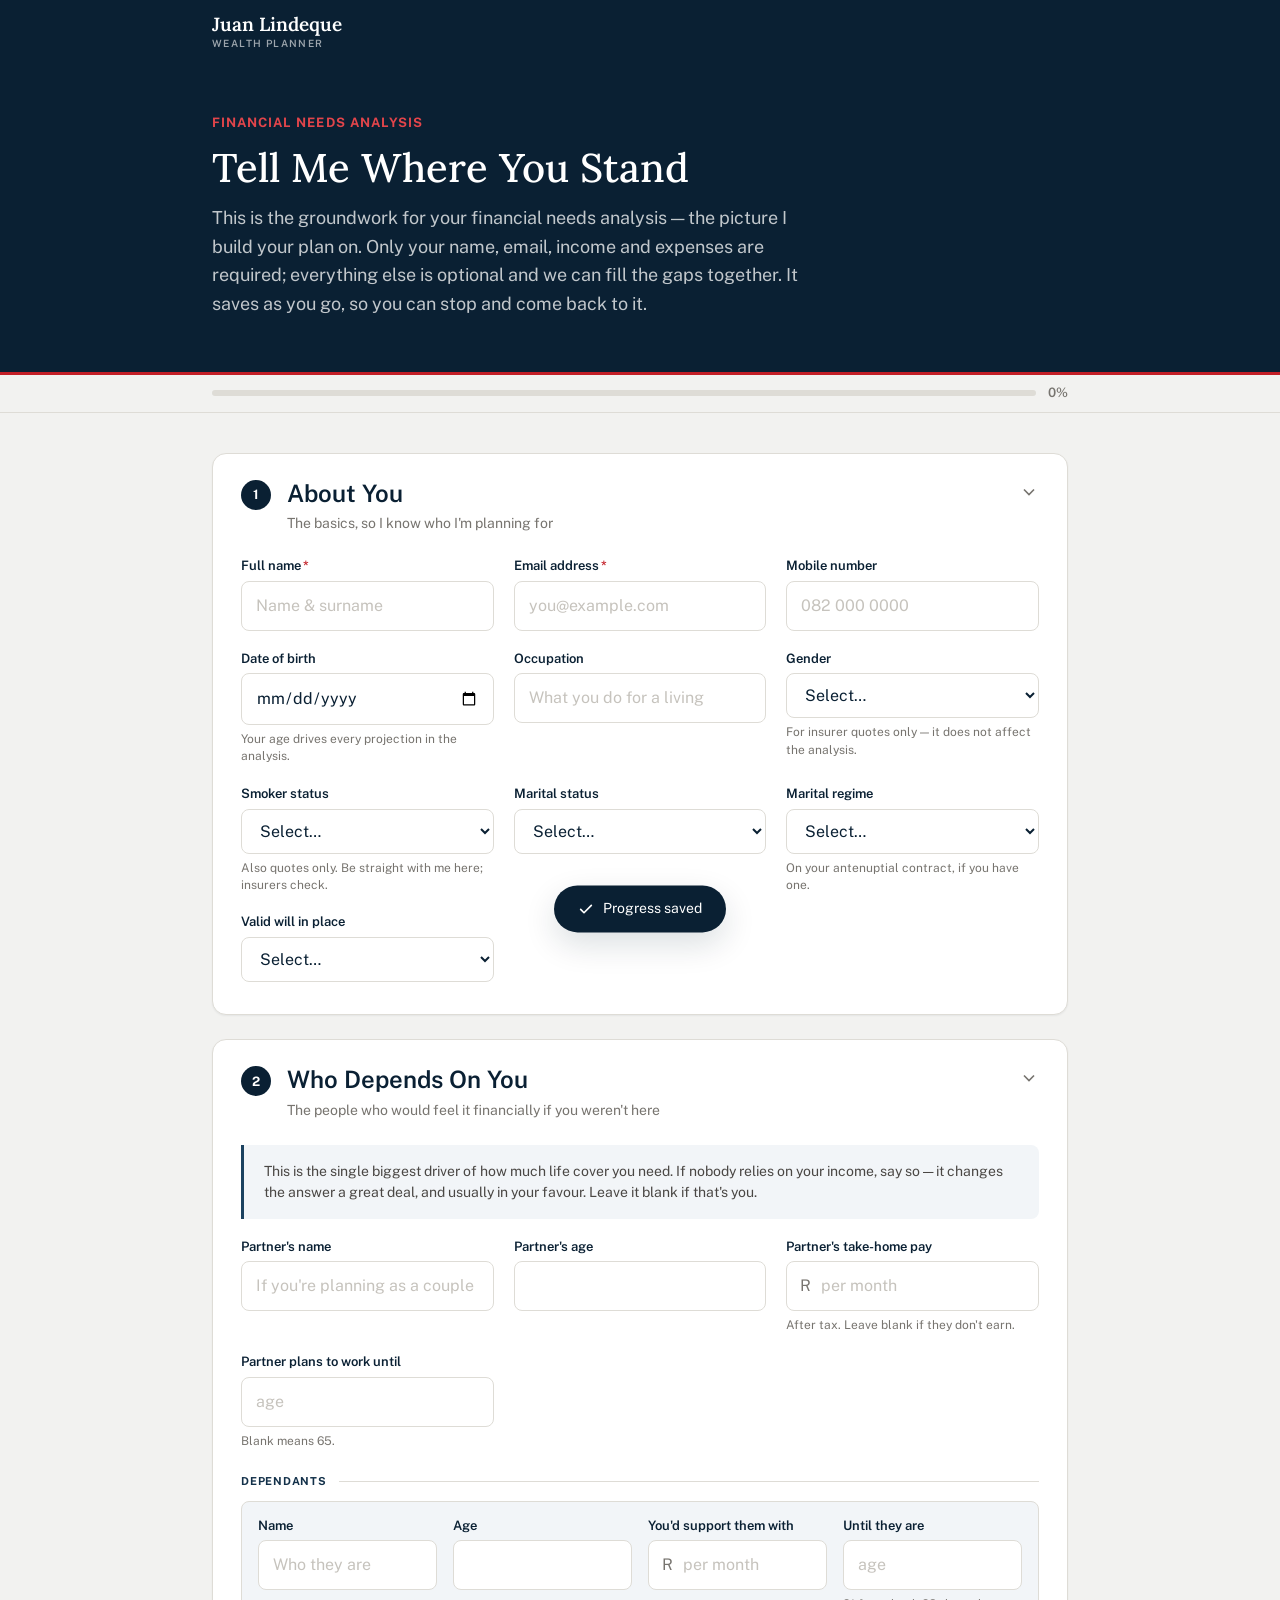
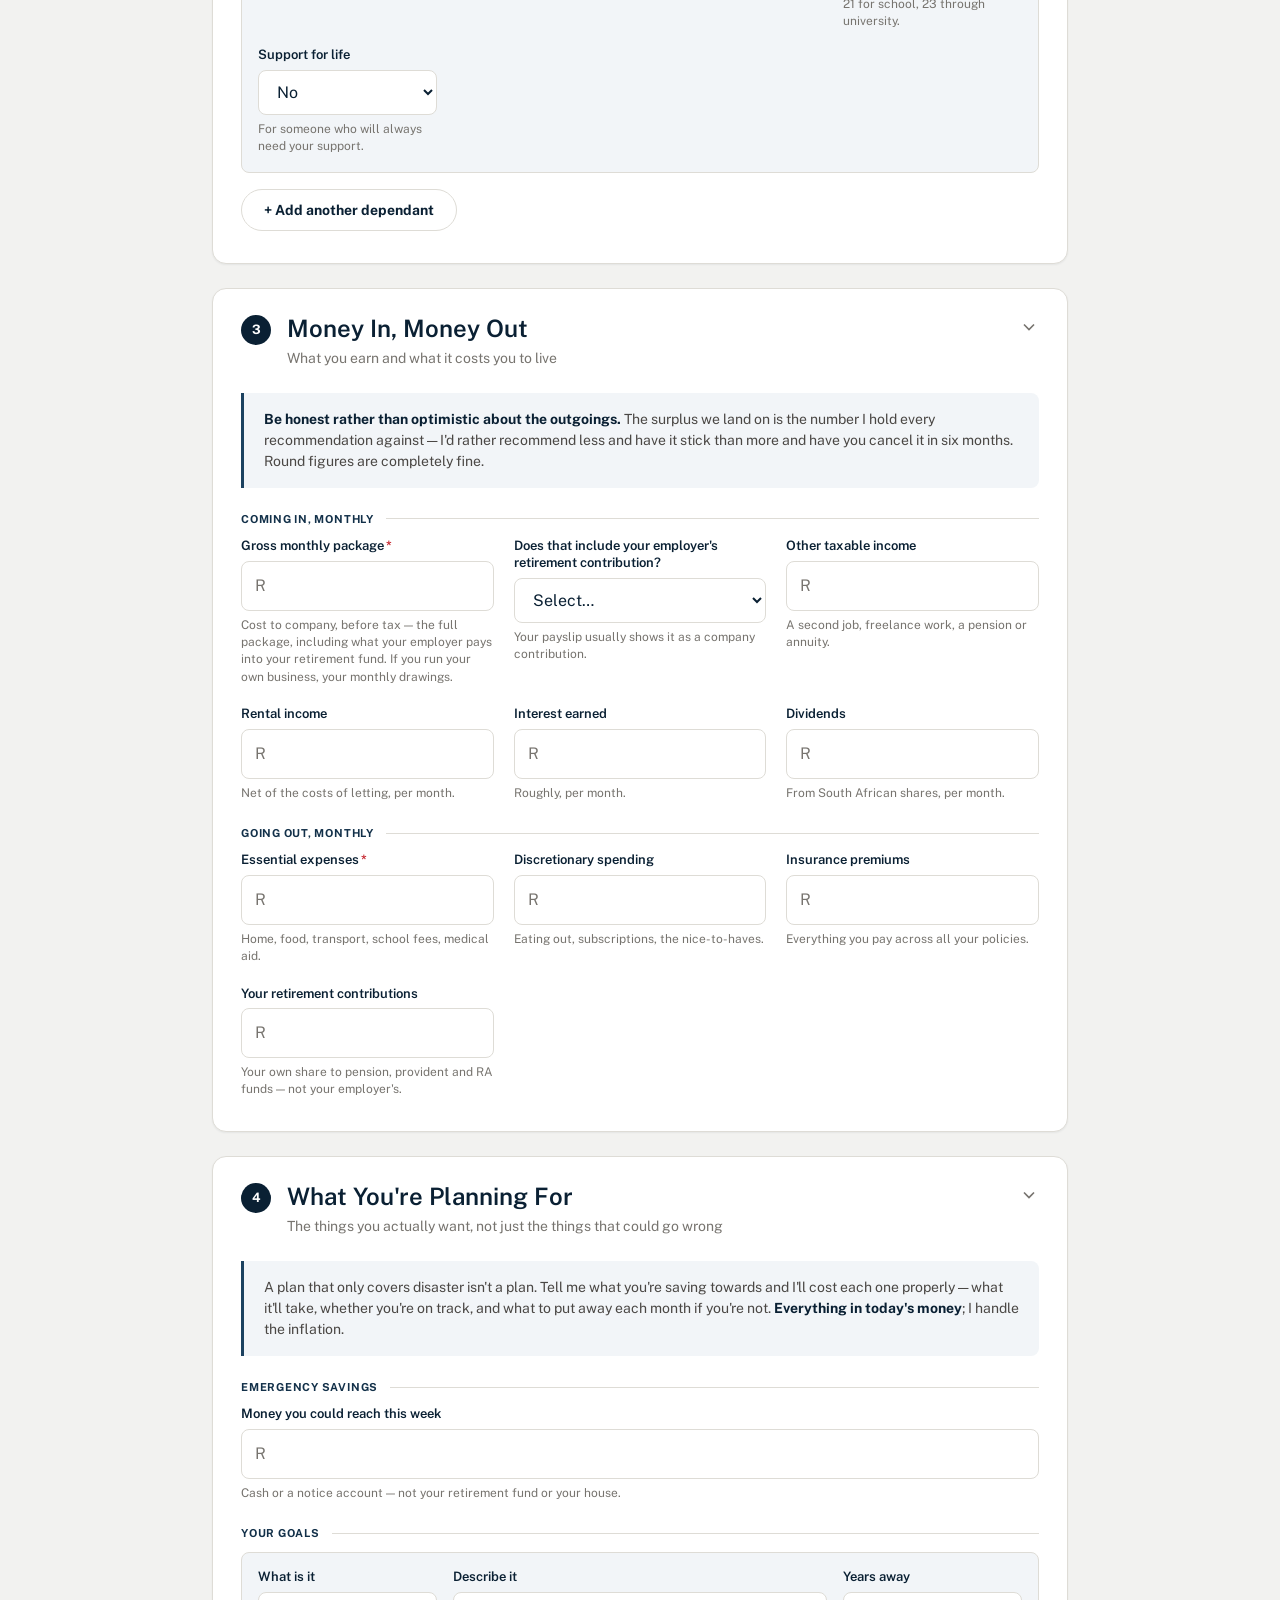
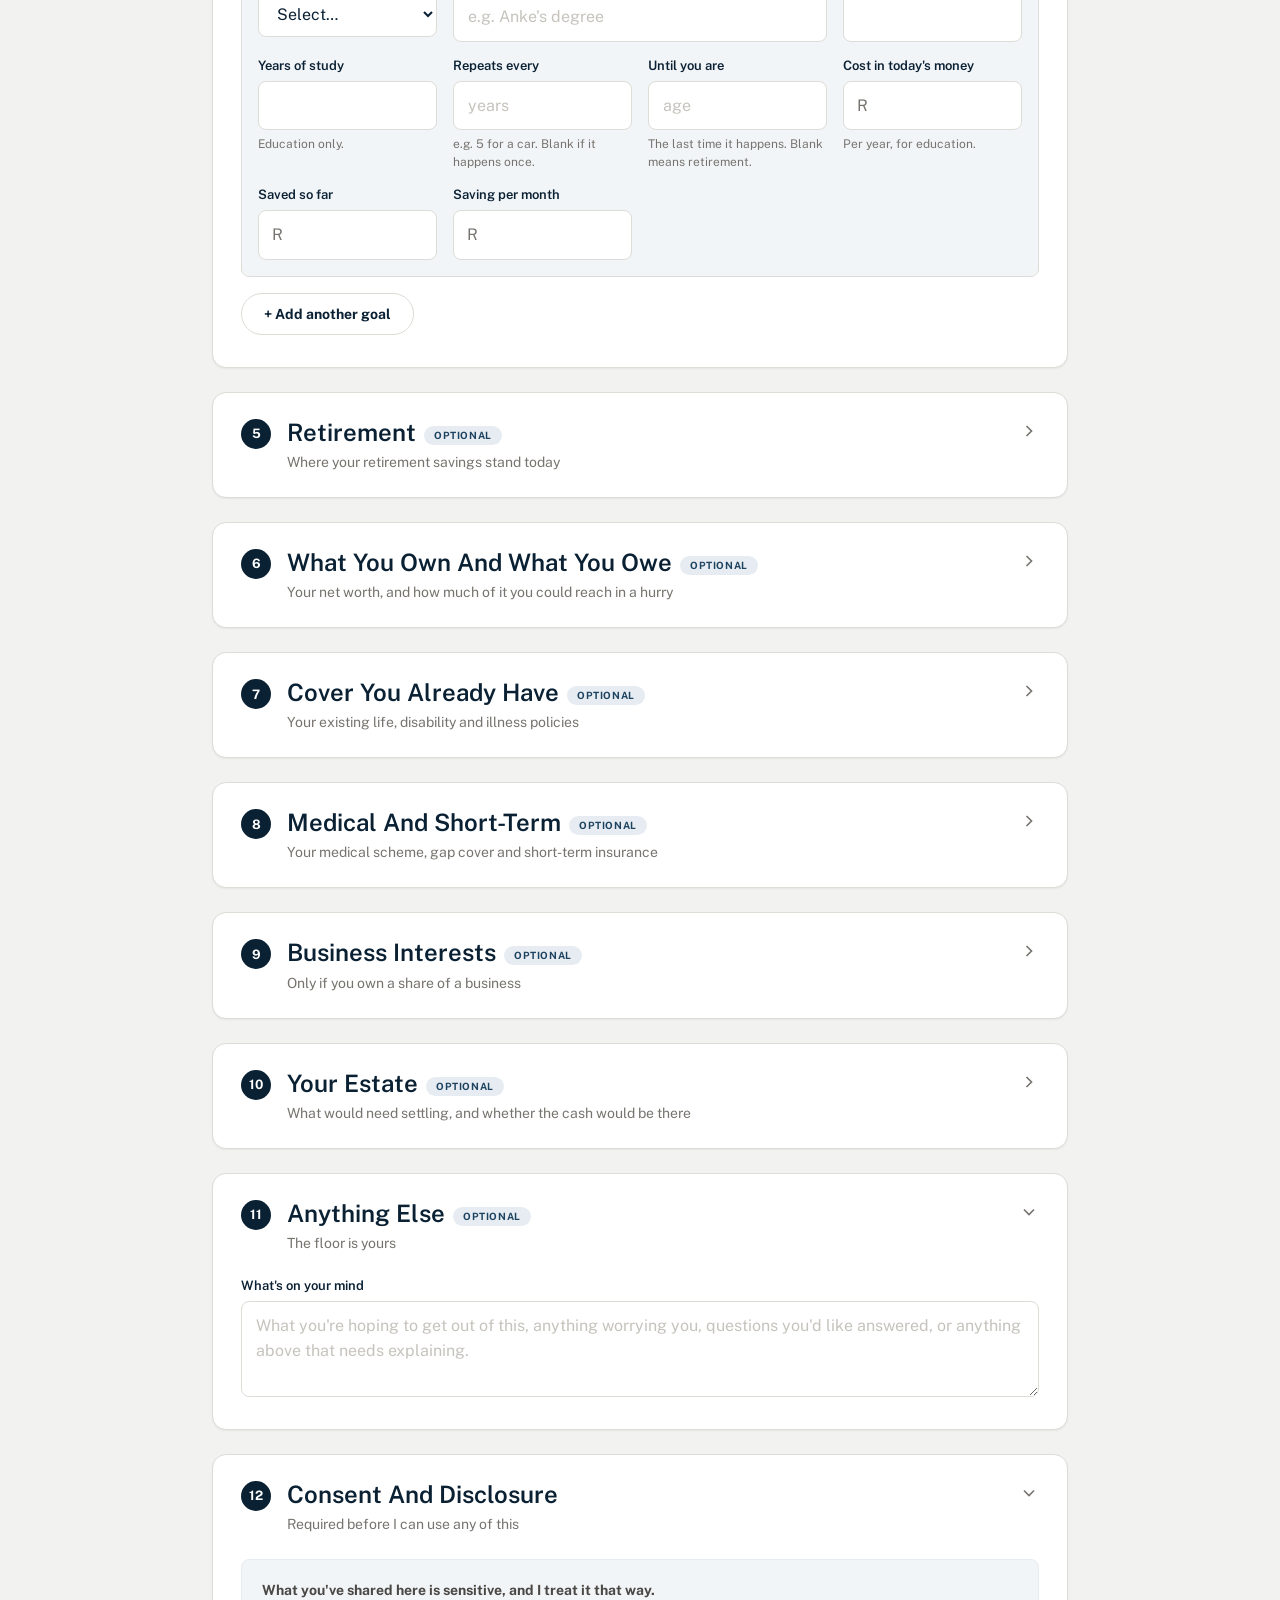
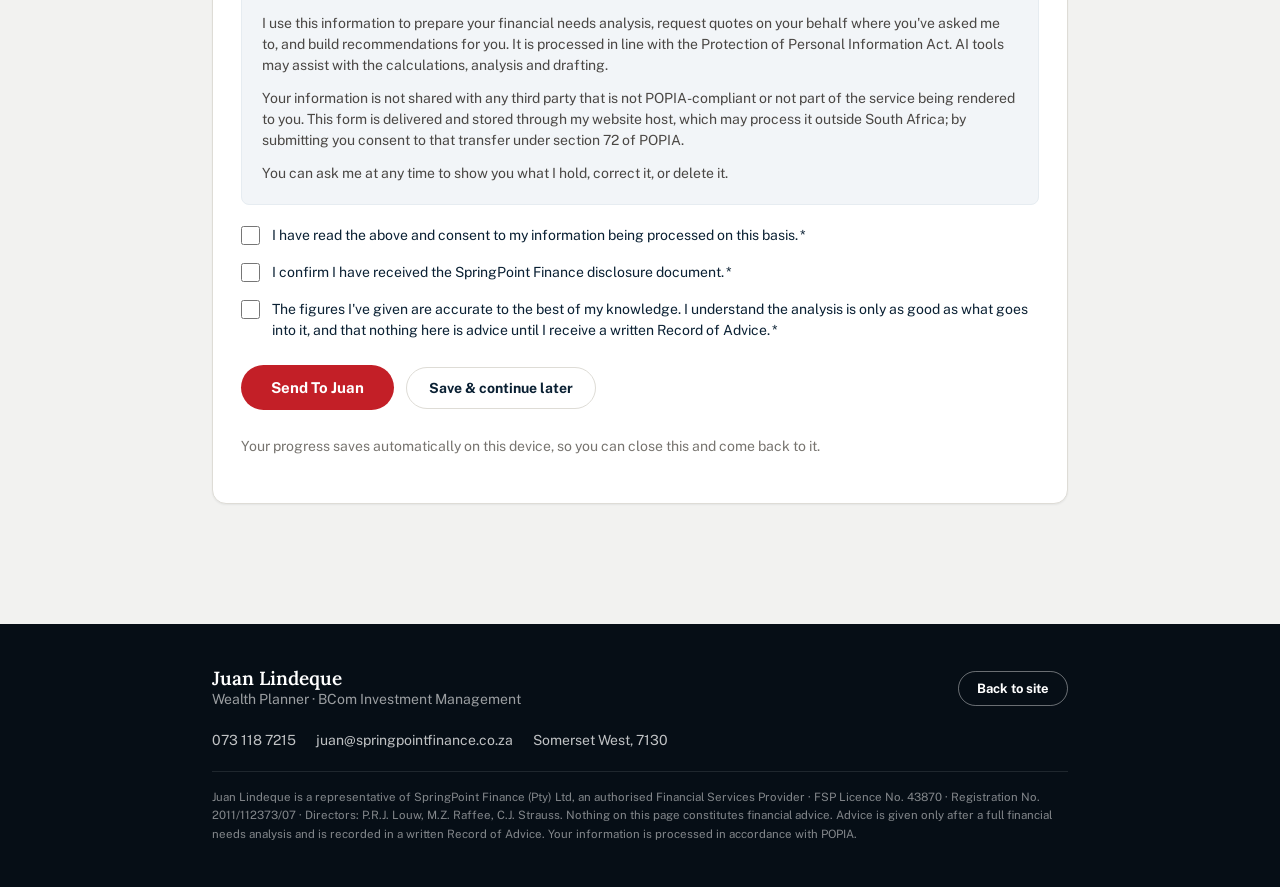
<file: fna-info.html>
<!DOCTYPE html>
<html lang="en">
<head>
<meta charset="utf-8">
<meta name="viewport" content="width=device-width, initial-scale=1">
<title>FNA Information — Juan Lindeque | SpringPoint Finance</title>
<meta name="description" content="Secure information form for your financial needs analysis. Share your figures so Juan Lindeque can prepare your plan before we meet.">
<meta name="robots" content="noindex">

<link rel="stylesheet" href="/ds-colors.css">
<link rel="stylesheet" href="/ds-fonts.css">
<link rel="stylesheet" href="/ds-typography.css">
<link rel="stylesheet" href="/ds-spacing.css">

<style>
*{box-sizing:border-box}
html{scroll-behavior:smooth}
body{
  margin:0;
  background:var(--surface-page);
  color:var(--text-primary);
  font-family:var(--font-sans);
  -webkit-font-smoothing:antialiased;
}
a{color:var(--text-link);text-decoration:none}
a:hover{color:var(--text-link-hover)}

/* ---------- Header ---------- */
.hdr{position:sticky;top:0;z-index:40;background:var(--navy-900)}
.hdr-in{
  max-width:920px;margin:0 auto;
  padding:14px clamp(16px,4vw,32px);
  display:flex;align-items:center;gap:var(--space-4);flex-wrap:wrap;
}
.brand{display:flex;flex-direction:column;gap:2px;color:var(--white)}
.brand .nm{font:600 19px/1.1 var(--font-serif-display)}
.brand .rl{
  font:600 10px/1.2 var(--font-sans);letter-spacing:0.14em;
  text-transform:uppercase;color:rgba(255,255,255,0.6);
}
.lang{
  margin-left:auto;background:transparent;color:#fff;cursor:pointer;
  border:1px solid rgba(255,255,255,0.4);border-radius:var(--radius-pill);
  padding:8px 16px;font:700 12px/1 var(--font-sans);
}
.lang:hover{background:rgba(255,255,255,0.09)}

/* ---------- Hero ---------- */
.hero{background:var(--navy-900);position:relative}
.hero-in{
  max-width:920px;margin:0 auto;
  padding:clamp(32px,5vw,52px) clamp(16px,4vw,32px) clamp(36px,5vw,56px);
  display:flex;flex-direction:column;gap:var(--space-3);
}
.eyebrow{
  font:var(--text-eyebrow);letter-spacing:var(--tracking-eyebrow);
  text-transform:uppercase;color:var(--red-400);
}
.hero h1{
  margin:0;font:var(--text-display-md);
  font-size:clamp(28px,4vw,40px);color:var(--white);max-width:22ch;
}
.hero p{
  margin:0;font:var(--text-body-lg);
  color:rgba(255,255,255,0.75);max-width:56ch;
}
.hero-rule{position:absolute;left:0;bottom:0;width:100%;height:3px;background:var(--red-600)}

/* ---------- Progress ---------- */
.prog-wrap{
  position:sticky;top:62px;z-index:30;
  background:var(--surface-page);
  border-bottom:1px solid var(--border-default);
}
.prog-in{
  max-width:920px;margin:0 auto;
  padding:10px clamp(16px,4vw,32px);
  display:flex;align-items:center;gap:var(--space-3);
}
.prog-track{
  flex:1;height:6px;border-radius:var(--radius-pill);
  background:var(--gray-200);overflow:hidden;
}
.prog-bar{
  height:100%;width:0%;border-radius:var(--radius-pill);
  background:var(--red-600);transition:width .35s ease;
}
.prog-lbl{font:var(--text-label);color:var(--text-muted);white-space:nowrap}

/* ---------- Layout ---------- */
main{max-width:920px;margin:0 auto;padding:clamp(24px,4vw,40px) clamp(16px,4vw,32px) 96px}

.card{
  background:var(--surface-card);
  border:1px solid var(--border-default);
  border-radius:var(--radius-lg);
  box-shadow:var(--shadow-sm);
  margin-bottom:var(--space-6);
  overflow:hidden;
}
.card-head{
  display:flex;align-items:flex-start;gap:var(--space-4);
  padding:var(--space-6) clamp(16px,3vw,28px);
  cursor:pointer;user-select:none;
}
.card-head:hover{background:var(--navy-50)}
.step-no{
  flex-shrink:0;width:30px;height:30px;border-radius:50%;
  background:var(--navy-900);color:#fff;
  display:flex;align-items:center;justify-content:center;
  font:700 13px/1 var(--font-sans);margin-top:2px;
}
.card-head h2{margin:0;font:var(--text-heading-lg);color:var(--navy-900)}
.card-head .sub{margin:4px 0 0;font:var(--text-body-sm);color:var(--text-muted)}
.opt-tag{
  display:inline-block;margin-left:8px;vertical-align:2px;
  background:var(--navy-100);color:var(--navy-700);
  border-radius:var(--radius-pill);padding:3px 10px;
  font:700 10px/1.3 var(--font-sans);letter-spacing:.06em;text-transform:uppercase;
}
.chev{
  margin-left:auto;flex-shrink:0;color:var(--text-muted);
  transition:transform .25s ease;margin-top:4px;
}
.card.collapsed .chev{transform:rotate(-90deg)}
.card-body{padding:0 clamp(16px,3vw,28px) var(--space-8)}
.card.collapsed .card-body{display:none}

/* ---------- Fields ---------- */
.grid{display:grid;grid-template-columns:repeat(auto-fit,minmax(240px,1fr));gap:var(--space-5)}
.field{display:flex;flex-direction:column;gap:6px}
.field.full{grid-column:1/-1}
.field > span.lbl{font:var(--text-label);color:var(--navy-900)}
.req{color:var(--red-600);margin-left:2px}
.hint{font:400 12px/1.45 var(--font-sans);color:var(--text-muted)}

input[type=text],input[type=email],input[type=tel],input[type=number],input[type=date],select,textarea{
  font:var(--text-body-md);font-family:var(--font-sans);
  padding:11px 14px;border-radius:var(--radius-md);
  border:1.5px solid var(--border-default);
  background:var(--white);color:var(--text-primary);
  outline:none;width:100%;
}
textarea{resize:vertical;min-height:96px}
input:focus,select:focus,textarea:focus{border-color:var(--navy-700)}
input::placeholder,textarea::placeholder{color:var(--gray-300)}
.prefix{position:relative}
.prefix > span{
  position:absolute;left:14px;top:50%;transform:translateY(-50%);
  font:var(--text-body-md);color:var(--text-muted);pointer-events:none;
}
.prefix input{padding-left:34px}

/* ---------- Pills (multi-select) ---------- */
.pills{display:flex;flex-wrap:wrap;gap:var(--space-2)}
.pill{
  position:relative;
  display:inline-flex;align-items:center;gap:8px;cursor:pointer;
  border:1.5px solid var(--border-default);border-radius:var(--radius-pill);
  padding:9px 16px;font:var(--text-body-sm);background:var(--white);
  transition:all .15s ease;
}
.pill:hover{border-color:var(--navy-600)}
.pill input{position:absolute;opacity:0;inset:0;width:100%;height:100%;margin:0;cursor:pointer}
.pill span{pointer-events:none}
.pill .dot{
  width:16px;height:16px;border-radius:50%;flex-shrink:0;
  border:1.5px solid var(--gray-300);transition:all .15s ease;
}
.pill.checked{background:var(--navy-900);border-color:var(--navy-900);color:#fff}
.pill.checked .dot{background:var(--red-500);border-color:var(--red-500)}

/* ---------- Have / Explore matrix ---------- */
.matrix{border:1px solid var(--border-default);border-radius:var(--radius-md);overflow:hidden}
.mx-head,.mx-row{display:grid;grid-template-columns:1fr 92px 92px;align-items:center}
.mx-head{
  background:var(--navy-900);color:#fff;
  padding:12px clamp(12px,2vw,18px);
}
.mx-head .h{
  font:700 11px/1.3 var(--font-sans);letter-spacing:.05em;
  text-transform:uppercase;text-align:center;
}
.mx-head .h:first-child{text-align:left;color:rgba(255,255,255,0.7)}
.mx-row{
  padding:11px clamp(12px,2vw,18px);
  border-top:1px solid var(--border-default);
}
.mx-row:nth-child(even){background:var(--navy-50)}
.mx-row .name{font:var(--text-body-sm);color:var(--navy-900);padding-right:10px}
.mx-row .name small{display:block;font:400 11.5px/1.4 var(--font-sans);color:var(--text-muted);margin-top:2px}
.mx-cell{display:flex;justify-content:center}
.cbox{
  position:relative;
  cursor:pointer;width:24px;height:24px;border-radius:var(--radius-sm);
  border:1.5px solid var(--gray-300);background:var(--white);
  display:flex;align-items:center;justify-content:center;transition:all .15s ease;
}
.cbox:hover{border-color:var(--navy-600)}
.cbox input{position:absolute;inset:-10px;opacity:0;width:calc(100% + 20px);height:calc(100% + 20px);margin:0;cursor:pointer}
.cbox svg{opacity:0;transition:opacity .15s ease;pointer-events:none}
.cbox.checked{background:var(--navy-900);border-color:var(--navy-900)}
.cbox.checked.explore{background:var(--red-600);border-color:var(--red-600)}
.cbox.checked svg{opacity:1}

/* ---------- Keyboard focus ---------- */
.cbox:has(input:focus-visible),
.pill:has(input:focus-visible){outline:3px solid var(--navy-600);outline-offset:2px}
.lang:focus-visible,.btn:focus-visible,.card-head:focus-visible{outline:3px solid var(--red-500);outline-offset:2px}

/* ---------- Consent ---------- */
.consent-note{
  background:var(--navy-50);border:1px solid var(--navy-100);
  border-radius:var(--radius-md);padding:var(--space-5);
  font:var(--text-body-sm);color:var(--text-secondary);
  margin-bottom:var(--space-5);
}
.check-line{display:flex;align-items:flex-start;gap:12px;cursor:pointer;margin-bottom:var(--space-4)}
.check-line input{width:19px;height:19px;accent-color:var(--navy-900);margin:1px 0 0;flex-shrink:0}
.check-line span{font:var(--text-body-sm);color:var(--text-primary)}

/* ---------- Actions ---------- */
.actions{display:flex;flex-wrap:wrap;gap:var(--space-3);align-items:center;margin-top:var(--space-6)}
.btn{
  border:none;cursor:pointer;border-radius:var(--radius-pill);
  font:700 15px/1 var(--font-sans);padding:15px 30px;
  display:inline-flex;align-items:center;gap:8px;
}
.btn-primary{background:var(--red-600);color:#fff}
.btn-primary:hover{background:var(--red-700)}
.btn-primary:disabled{background:var(--gray-300);cursor:not-allowed}
.btn-ghost{
  background:transparent;color:var(--navy-900);
  border:1.5px solid var(--border-default);font-size:14px;padding:13px 22px;
}
.btn-ghost:hover{border-color:var(--navy-700)}
.save-note{font:var(--text-body-sm);color:var(--text-muted);width:100%}
.err{
  display:none;background:var(--red-50);border:1px solid var(--red-100);
  color:var(--red-700);border-radius:var(--radius-md);
  padding:var(--space-4);font:var(--text-body-sm);margin-top:var(--space-4);
}
.err.show{display:block}

/* ---------- Footer ---------- */
footer{background:var(--navy-950);color:rgba(255,255,255,0.7)}
.ft-in{max-width:920px;margin:0 auto;padding:clamp(28px,4vw,44px) clamp(16px,4vw,32px)}
.ft-top{display:flex;gap:var(--space-5);flex-wrap:wrap;align-items:center;justify-content:space-between;margin-bottom:var(--space-5)}
.ft-top .nm{font:600 19px/1.1 var(--font-serif-display);color:var(--white)}
.ft-links{display:flex;gap:var(--space-5);flex-wrap:wrap;font:var(--text-body-sm)}
.ft-links a,.ft-links span{color:rgba(255,255,255,0.75)}
.ft-links a:hover{color:#fff}
.legal{
  margin:var(--space-5) 0 0;font:11.5px/1.6 var(--font-sans);
  color:rgba(255,255,255,0.5);
  border-top:1px solid rgba(255,255,255,0.1);padding-top:var(--space-4);
}

/* ---------- Overlays ---------- */
.overlay{
  position:fixed;inset:0;z-index:100;
  background:rgba(6,14,22,0.72);backdrop-filter:blur(3px);
  display:none;align-items:center;justify-content:center;padding:var(--space-5);
}
.overlay.show{display:flex}
.ov-card{
  background:var(--white);border-radius:var(--radius-lg);
  box-shadow:var(--shadow-lg);padding:clamp(28px,5vw,44px);
  max-width:460px;text-align:center;
}
.tick{
  width:64px;height:64px;border-radius:50%;background:var(--navy-50);
  display:flex;align-items:center;justify-content:center;margin:0 auto var(--space-5);
}
.ov-card h2{margin:0 0 var(--space-3);font:var(--text-display-md);font-size:28px;color:var(--navy-900)}
.ov-card p{margin:0 0 var(--space-6);font:var(--text-body-md);color:var(--text-secondary)}
.toast{
  position:fixed;bottom:24px;left:50%;transform:translateX(-50%) translateY(120%);
  background:var(--navy-900);color:#fff;border-radius:var(--radius-pill);
  padding:13px 24px;font:var(--text-body-sm);
  display:flex;align-items:center;gap:9px;z-index:90;
  transition:transform .3s ease;box-shadow:var(--shadow-lg);
}
.toast.show{transform:translateX(-50%) translateY(0)}

@media(max-width:560px){
  .mx-head,.mx-row{grid-template-columns:1fr 62px 62px}
  .hdr-in{padding:12px 16px}
}

/* ---------- Repeating rows ---------- */
.rep{display:grid;gap:var(--space-4)}
.rep-row{display:grid;grid-template-columns:repeat(auto-fit,minmax(150px,1fr));gap:var(--space-4);
  padding:var(--space-4);border:1px solid var(--border-default);border-radius:var(--radius-md);
  background:var(--navy-50);position:relative}
.rep-row[hidden]{display:none}
.rep-row .field.wide{grid-column:span 2}
@media(max-width:560px){.rep-row .field.wide{grid-column:1/-1}}
.rep-add{align-self:start;justify-self:start}
.rep-drop{position:absolute;top:6px;right:8px;border:none;background:none;cursor:pointer;
  color:var(--text-muted);font:700 15px/1 var(--font-sans);padding:4px 6px;border-radius:var(--radius-sm)}
.rep-drop:hover{color:var(--red-600);background:var(--white)}
.rep-drop:focus-visible{outline:2px solid var(--red-500);outline-offset:1px}
/* ---------- Section intro note ---------- */
.note{background:var(--navy-50);border-left:3px solid var(--navy-700);
  border-radius:0 var(--radius-md) var(--radius-md) 0;padding:var(--space-4) var(--space-5);
  font:var(--text-body-sm);color:var(--text-secondary);margin-bottom:var(--space-5)}
.note b{color:var(--navy-900)}
.note.soft{border-left-color:var(--gray-300)}
/* ---------- Estimate hint ---------- */
.est{display:inline-block;background:var(--white);border:1px solid var(--border-default);
  border-radius:var(--radius-pill);padding:3px 11px;font:600 11px/1.4 var(--font-sans);
  color:var(--navy-700);margin-left:8px;vertical-align:1px}
/* ---------- Sub-heading inside a card ---------- */
.sub-h{font:700 11px/1.3 var(--font-sans);letter-spacing:.07em;text-transform:uppercase;
  color:var(--navy-800);margin:var(--space-6) 0 var(--space-3);
  display:flex;align-items:center;gap:var(--space-3)}
.sub-h::after{content:"";flex:1;height:1px;background:var(--border-default)}
.sub-h:first-child{margin-top:0}
</style>
</head>
<body>

<header class="hdr">
  <div class="hdr-in">
    <a class="brand" href="/">
      <span class="nm">Juan Lindeque</span>
      <span class="rl">Wealth Planner</span>
    </a>
  </div>
</header>

<section class="hero">
  <div class="hero-in">
    <span class="eyebrow">Financial Needs Analysis</span>
    <h1>Tell Me Where You Stand</h1>
    <p>
      This is the groundwork for your financial needs analysis &mdash; the picture I build your plan on. Only your name,
      email, income and expenses are required; everything else is optional and we can fill the gaps together. It saves
      as you go, so you can stop and come back to it.
    </p>
  </div>
  <div class="hero-rule"></div>
</section>

<div class="prog-wrap">
  <div class="prog-in">
    <div class="prog-track"><div class="prog-bar" id="progBar"></div></div>
    <span class="prog-lbl" id="progLbl">0%</span>
  </div>
</div>

<main>
<form id="fnaForm" name="fna-information" method="POST" novalidate
      data-netlify="true" netlify-honeypot="bot-field">

  <input type="hidden" name="form-name" value="fna-information">
  <input type="hidden" name="fna_json" id="fna_json">
  <p style="display:none"><label>Don't fill this in: <input name="bot-field"></label></p>

  <section class="card" id="sec1">
    <div class="card-head" onclick="toggleCard(this)" tabindex="0" role="button" aria-expanded="true"
         onkeydown="if(event.key==='Enter'||event.key===' '){event.preventDefault();toggleCard(this);}">
      <div class="step-no">1</div>
      <div>
        <h2>About You</h2>
        <p class="sub">The basics, so I know who I'm planning for</p>
      </div>
      <svg class="chev" width="20" height="20" viewBox="0 0 24 24" fill="none" stroke="currentColor" stroke-width="2"><path d="m6 9 6 6 6-6"/></svg>
    </div>
    <div class="card-body">

      <div class="grid">
        <label class="field"><span class="lbl">Full name<span class="req">*</span></span><input type="text" name="full_name" id="full_name" placeholder="Name &amp; surname" required></label>
        <label class="field"><span class="lbl">Email address<span class="req">*</span></span><input type="email" name="email" id="email" placeholder="you@example.com" required></label>
        <label class="field"><span class="lbl">Mobile number</span><input type="tel" name="mobile" id="mobile" placeholder="082 000 0000"></label>
        <label class="field"><span class="lbl">Date of birth</span><input type="date" name="dob" id="dob"><span class="hint">Your age drives every projection in the analysis.</span></label>
        <label class="field"><span class="lbl">Occupation</span><input type="text" name="occupation" id="occupation" placeholder="What you do for a living"></label>
        <label class="field"><span class="lbl">Gender</span><select name="gender" id="gender"><option value="" selected>Select…</option><option value="F">Female</option><option value="M">Male</option></select><span class="hint">For insurer quotes only — it does not affect the analysis.</span></label>
        <label class="field"><span class="lbl">Smoker status</span><select name="smoker" id="smoker"><option value="" selected>Select…</option><option value="N">Non-smoker</option><option value="Y">Smoker</option></select><span class="hint">Also quotes only. Be straight with me here; insurers check.</span></label>
        <label class="field"><span class="lbl">Marital status</span><select name="marital" id="marital"><option value="" selected>Select…</option><option value="single">Single</option><option value="married">Married</option><option value="divorced">Divorced</option><option value="widowed">Widowed</option><option value="partner">Life partner</option></select></label>
        <label class="field"><span class="lbl">Marital regime</span><select name="regime" id="regime"><option value="" selected>Select…</option><option value="n/a">Not applicable</option><option value="cop">In community of property</option><option value="anc">Out of community, without accrual</option><option value="accrual">Out of community, with accrual</option></select><span class="hint">On your antenuptial contract, if you have one.</span></label>
        <label class="field"><span class="lbl">Valid will in place</span><select name="will" id="will"><option value="" selected>Select…</option><option value="Y">Yes</option><option value="N">No</option><option value="unsure">I'm not sure</option></select></label>
      </div>
    </div>
  </section>

  <section class="card" id="sec2">
    <div class="card-head" onclick="toggleCard(this)" tabindex="0" role="button" aria-expanded="true"
         onkeydown="if(event.key==='Enter'||event.key===' '){event.preventDefault();toggleCard(this);}">
      <div class="step-no">2</div>
      <div>
        <h2>Who Depends On You</h2>
        <p class="sub">The people who would feel it financially if you weren't here</p>
      </div>
      <svg class="chev" width="20" height="20" viewBox="0 0 24 24" fill="none" stroke="currentColor" stroke-width="2"><path d="m6 9 6 6 6-6"/></svg>
    </div>
    <div class="card-body">

      <div class="note">This is the single biggest driver of how much life cover you need. If nobody relies on your
        income, say so &mdash; it changes the answer a great deal, and usually in your favour. Leave it blank if that's you.</div>
      <div class="grid" style="margin-bottom:var(--space-5)">
        <label class="field"><span class="lbl">Partner's name</span><input type="text" name="partner_name" id="partner_name" placeholder="If you're planning as a couple"></label>
        <label class="field"><span class="lbl">Partner's age</span><input type="number" step="any" name="partner_age" id="partner_age" min="0" max="120"></label>
        <label class="field"><span class="lbl">Partner's take-home pay</span><span class="prefix"><span>R</span><input type="number" step="any" name="partner_income" id="partner_income" placeholder="per month"></span><span class="hint">After tax. Leave blank if they don't earn.</span></label>
        <label class="field"><span class="lbl">Partner plans to work until</span><input type="number" step="any" name="partner_retire_age" id="partner_retire_age" min="0" max="100" placeholder="age"><span class="hint">Blank means 65.</span></label>
      </div>
      <div class="sub-h">Dependants</div>
    <div class="rep" id="rep-dep">
      <div class="rep-row" data-rep="dep" data-i="1">
        <button type="button" class="rep-drop" onclick="dropRow(this)" aria-label="Remove this row" hidden>&#10005;</button>
<label class="field"><span class="lbl">Name</span><input type="text" name="dep_1_name" id="dep_1_name" placeholder="Who they are"></label><label class="field"><span class="lbl">Age</span><input type="number" step="any" name="dep_1_age" id="dep_1_age" min="0" max="120"></label><label class="field"><span class="lbl">You'd support them with</span><span class="prefix"><span>R</span><input type="number" step="any" name="dep_1_support" id="dep_1_support" placeholder="per month"></span></label><label class="field"><span class="lbl">Until they are</span><input type="number" step="any" name="dep_1_to_age" id="dep_1_to_age" min="0" max="120" placeholder="age"><span class="hint">21 for school, 23 through university.</span></label><label class="field"><span class="lbl">Support for life</span><select name="dep_1_lifelong" id="dep_1_lifelong"><option value="" selected>No</option><option value="Y">Yes</option></select><span class="hint">For someone who will always need your support.</span></label>
      </div>
      <div class="rep-row" data-rep="dep" data-i="2" hidden>
        <button type="button" class="rep-drop" onclick="dropRow(this)" aria-label="Remove this row">&#10005;</button>
<label class="field"><span class="lbl">Name</span><input type="text" name="dep_2_name" id="dep_2_name" placeholder="Who they are"></label><label class="field"><span class="lbl">Age</span><input type="number" step="any" name="dep_2_age" id="dep_2_age" min="0" max="120"></label><label class="field"><span class="lbl">You'd support them with</span><span class="prefix"><span>R</span><input type="number" step="any" name="dep_2_support" id="dep_2_support" placeholder="per month"></span></label><label class="field"><span class="lbl">Until they are</span><input type="number" step="any" name="dep_2_to_age" id="dep_2_to_age" min="0" max="120" placeholder="age"></label><label class="field"><span class="lbl">Support for life</span><select name="dep_2_lifelong" id="dep_2_lifelong"><option value="" selected>No</option><option value="Y">Yes</option></select></label>
      </div>
      <div class="rep-row" data-rep="dep" data-i="3" hidden>
        <button type="button" class="rep-drop" onclick="dropRow(this)" aria-label="Remove this row">&#10005;</button>
<label class="field"><span class="lbl">Name</span><input type="text" name="dep_3_name" id="dep_3_name" placeholder="Who they are"></label><label class="field"><span class="lbl">Age</span><input type="number" step="any" name="dep_3_age" id="dep_3_age" min="0" max="120"></label><label class="field"><span class="lbl">You'd support them with</span><span class="prefix"><span>R</span><input type="number" step="any" name="dep_3_support" id="dep_3_support" placeholder="per month"></span></label><label class="field"><span class="lbl">Until they are</span><input type="number" step="any" name="dep_3_to_age" id="dep_3_to_age" min="0" max="120" placeholder="age"></label><label class="field"><span class="lbl">Support for life</span><select name="dep_3_lifelong" id="dep_3_lifelong"><option value="" selected>No</option><option value="Y">Yes</option></select></label>
      </div>
      <div class="rep-row" data-rep="dep" data-i="4" hidden>
        <button type="button" class="rep-drop" onclick="dropRow(this)" aria-label="Remove this row">&#10005;</button>
<label class="field"><span class="lbl">Name</span><input type="text" name="dep_4_name" id="dep_4_name" placeholder="Who they are"></label><label class="field"><span class="lbl">Age</span><input type="number" step="any" name="dep_4_age" id="dep_4_age" min="0" max="120"></label><label class="field"><span class="lbl">You'd support them with</span><span class="prefix"><span>R</span><input type="number" step="any" name="dep_4_support" id="dep_4_support" placeholder="per month"></span></label><label class="field"><span class="lbl">Until they are</span><input type="number" step="any" name="dep_4_to_age" id="dep_4_to_age" min="0" max="120" placeholder="age"></label><label class="field"><span class="lbl">Support for life</span><select name="dep_4_lifelong" id="dep_4_lifelong"><option value="" selected>No</option><option value="Y">Yes</option></select></label>
      </div>
    </div>
    <button type="button" class="btn btn-ghost rep-add" data-add="dep" onclick="addRow('dep')" style="margin-top:var(--space-4)">+ Add another dependant</button>
    </div>
  </section>

  <section class="card" id="sec3">
    <div class="card-head" onclick="toggleCard(this)" tabindex="0" role="button" aria-expanded="true"
         onkeydown="if(event.key==='Enter'||event.key===' '){event.preventDefault();toggleCard(this);}">
      <div class="step-no">3</div>
      <div>
        <h2>Money In, Money Out</h2>
        <p class="sub">What you earn and what it costs you to live</p>
      </div>
      <svg class="chev" width="20" height="20" viewBox="0 0 24 24" fill="none" stroke="currentColor" stroke-width="2"><path d="m6 9 6 6 6-6"/></svg>
    </div>
    <div class="card-body">

      <div class="note"><b>Be honest rather than optimistic about the outgoings.</b> The surplus we land on is the
        number I hold every recommendation against &mdash; I'd rather recommend less and have it stick than more and
        have you cancel it in six months. Round figures are completely fine.</div>
      <div class="sub-h">Coming in, monthly</div>
      <div class="grid">
        <label class="field"><span class="lbl">Gross monthly package<span class="req">*</span></span><span class="prefix"><span>R</span><input type="number" step="any" name="gross_income" id="gross_income" required></span><span class="hint">Cost to company, before tax &mdash; the full package, including what your employer pays into your retirement fund. If you run your own business, your monthly drawings.</span></label>
        <label class="field"><span class="lbl">Does that include your employer's retirement contribution?</span><select name="gross_includes_employer" id="gross_includes_employer"><option value="" selected>Select…</option><option value="Y">Yes, it's part of the package</option><option value="N">No, it's paid on top</option><option value="none">My employer doesn't contribute</option><option value="unsure">I'm not sure</option></select><span class="hint">Your payslip usually shows it as a company contribution.</span></label>
        <label class="field"><span class="lbl">Other taxable income</span><span class="prefix"><span>R</span><input type="number" step="any" name="other_income" id="other_income"></span><span class="hint">A second job, freelance work, a pension or annuity.</span></label>
        <label class="field"><span class="lbl">Rental income</span><span class="prefix"><span>R</span><input type="number" step="any" name="rental_income" id="rental_income"></span><span class="hint">Net of the costs of letting, per month.</span></label>
        <label class="field"><span class="lbl">Interest earned</span><span class="prefix"><span>R</span><input type="number" step="any" name="interest_income" id="interest_income"></span><span class="hint">Roughly, per month.</span></label>
        <label class="field"><span class="lbl">Dividends</span><span class="prefix"><span>R</span><input type="number" step="any" name="dividend_income" id="dividend_income"></span><span class="hint">From South African shares, per month.</span></label>
      </div>
      <div class="sub-h">Going out, monthly</div>
      <div class="grid">
        <label class="field"><span class="lbl">Essential expenses<span class="req">*</span></span><span class="prefix"><span>R</span><input type="number" step="any" name="exp_essential" id="exp_essential" required></span><span class="hint">Home, food, transport, school fees, medical aid.</span></label>
        <label class="field"><span class="lbl">Discretionary spending</span><span class="prefix"><span>R</span><input type="number" step="any" name="exp_discretionary" id="exp_discretionary"></span><span class="hint">Eating out, subscriptions, the nice-to-haves.</span></label>
        <label class="field"><span class="lbl">Insurance premiums</span><span class="prefix"><span>R</span><input type="number" step="any" name="premiums" id="premiums"></span><span class="hint">Everything you pay across all your policies.</span></label>
        <label class="field"><span class="lbl">Your retirement contributions</span><span class="prefix"><span>R</span><input type="number" step="any" name="retire_monthly" id="retire_monthly"></span><span class="hint">Your own share to pension, provident and RA funds &mdash; not your employer's.</span></label>
      </div>
    </div>
  </section>

  <section class="card" id="sec4">
    <div class="card-head" onclick="toggleCard(this)" tabindex="0" role="button" aria-expanded="true"
         onkeydown="if(event.key==='Enter'||event.key===' '){event.preventDefault();toggleCard(this);}">
      <div class="step-no">4</div>
      <div>
        <h2>What You're Planning For</h2>
        <p class="sub">The things you actually want, not just the things that could go wrong</p>
      </div>
      <svg class="chev" width="20" height="20" viewBox="0 0 24 24" fill="none" stroke="currentColor" stroke-width="2"><path d="m6 9 6 6 6-6"/></svg>
    </div>
    <div class="card-body">

      <div class="note">A plan that only covers disaster isn't a plan. Tell me what you're saving towards and I'll cost
        each one properly &mdash; what it'll take, whether you're on track, and what to put away each month if you're not.
        <b>Everything in today's money</b>; I handle the inflation.</div>
      <div class="sub-h">Emergency savings</div>
      <div class="grid">
        <label class="field"><span class="lbl">Money you could reach this week</span><span class="prefix"><span>R</span><input type="number" step="any" name="emergency_fund" id="emergency_fund"></span><span class="hint">Cash or a notice account — not your retirement fund or your house.</span></label>
      </div>
      <div class="sub-h">Your goals</div>
    <div class="rep" id="rep-goal">
      <div class="rep-row" data-rep="goal" data-i="1">
        <button type="button" class="rep-drop" onclick="dropRow(this)" aria-label="Remove this row" hidden>&#10005;</button>
<label class="field"><span class="lbl">What is it</span><select name="goal_1_type" id="goal_1_type"><option value="" selected>Select…</option><option value="education">Education</option><option value="holiday">Holiday or travel</option><option value="vehicle">Vehicle</option><option value="property">Property deposit</option><option value="other">Something else</option></select></label><label class="field wide"><span class="lbl">Describe it</span><input type="text" name="goal_1_name" id="goal_1_name" placeholder="e.g. Anke's degree"></label><label class="field"><span class="lbl">Years away</span><input type="number" step="any" name="goal_1_years_to" id="goal_1_years_to" min="0" max="60"></label><label class="field"><span class="lbl">Years of study</span><input type="number" step="any" name="goal_1_duration" id="goal_1_duration" min="0" max="10"><span class="hint">Education only.</span></label><label class="field"><span class="lbl">Repeats every</span><input type="number" step="any" name="goal_1_every" id="goal_1_every" min="0" max="30" placeholder="years"><span class="hint">e.g. 5 for a car. Blank if it happens once.</span></label><label class="field"><span class="lbl">Until you are</span><input type="number" step="any" name="goal_1_until" id="goal_1_until" min="0" max="100" placeholder="age"><span class="hint">The last time it happens. Blank means retirement.</span></label><label class="field"><span class="lbl">Cost in today's money</span><span class="prefix"><span>R</span><input type="number" step="any" name="goal_1_cost" id="goal_1_cost"></span><span class="hint">Per year, for education.</span></label><label class="field"><span class="lbl">Saved so far</span><span class="prefix"><span>R</span><input type="number" step="any" name="goal_1_saved" id="goal_1_saved"></span></label><label class="field"><span class="lbl">Saving per month</span><span class="prefix"><span>R</span><input type="number" step="any" name="goal_1_monthly" id="goal_1_monthly"></span></label>
      </div>
      <div class="rep-row" data-rep="goal" data-i="2" hidden>
        <button type="button" class="rep-drop" onclick="dropRow(this)" aria-label="Remove this row">&#10005;</button>
<label class="field"><span class="lbl">What is it</span><select name="goal_2_type" id="goal_2_type"><option value="" selected>Select…</option><option value="education">Education</option><option value="holiday">Holiday or travel</option><option value="vehicle">Vehicle</option><option value="property">Property deposit</option><option value="other">Something else</option></select></label><label class="field wide"><span class="lbl">Describe it</span><input type="text" name="goal_2_name" id="goal_2_name" placeholder="e.g. Anke's degree"></label><label class="field"><span class="lbl">Years away</span><input type="number" step="any" name="goal_2_years_to" id="goal_2_years_to" min="0" max="60"></label><label class="field"><span class="lbl">Years of study</span><input type="number" step="any" name="goal_2_duration" id="goal_2_duration" min="0" max="10"></label><label class="field"><span class="lbl">Repeats every</span><input type="number" step="any" name="goal_2_every" id="goal_2_every" min="0" max="30" placeholder="years"></label><label class="field"><span class="lbl">Until you are</span><input type="number" step="any" name="goal_2_until" id="goal_2_until" min="0" max="100" placeholder="age"></label><label class="field"><span class="lbl">Cost in today's money</span><span class="prefix"><span>R</span><input type="number" step="any" name="goal_2_cost" id="goal_2_cost"></span></label><label class="field"><span class="lbl">Saved so far</span><span class="prefix"><span>R</span><input type="number" step="any" name="goal_2_saved" id="goal_2_saved"></span></label><label class="field"><span class="lbl">Saving per month</span><span class="prefix"><span>R</span><input type="number" step="any" name="goal_2_monthly" id="goal_2_monthly"></span></label>
      </div>
      <div class="rep-row" data-rep="goal" data-i="3" hidden>
        <button type="button" class="rep-drop" onclick="dropRow(this)" aria-label="Remove this row">&#10005;</button>
<label class="field"><span class="lbl">What is it</span><select name="goal_3_type" id="goal_3_type"><option value="" selected>Select…</option><option value="education">Education</option><option value="holiday">Holiday or travel</option><option value="vehicle">Vehicle</option><option value="property">Property deposit</option><option value="other">Something else</option></select></label><label class="field wide"><span class="lbl">Describe it</span><input type="text" name="goal_3_name" id="goal_3_name" placeholder="e.g. Anke's degree"></label><label class="field"><span class="lbl">Years away</span><input type="number" step="any" name="goal_3_years_to" id="goal_3_years_to" min="0" max="60"></label><label class="field"><span class="lbl">Years of study</span><input type="number" step="any" name="goal_3_duration" id="goal_3_duration" min="0" max="10"></label><label class="field"><span class="lbl">Repeats every</span><input type="number" step="any" name="goal_3_every" id="goal_3_every" min="0" max="30" placeholder="years"></label><label class="field"><span class="lbl">Until you are</span><input type="number" step="any" name="goal_3_until" id="goal_3_until" min="0" max="100" placeholder="age"></label><label class="field"><span class="lbl">Cost in today's money</span><span class="prefix"><span>R</span><input type="number" step="any" name="goal_3_cost" id="goal_3_cost"></span></label><label class="field"><span class="lbl">Saved so far</span><span class="prefix"><span>R</span><input type="number" step="any" name="goal_3_saved" id="goal_3_saved"></span></label><label class="field"><span class="lbl">Saving per month</span><span class="prefix"><span>R</span><input type="number" step="any" name="goal_3_monthly" id="goal_3_monthly"></span></label>
      </div>
      <div class="rep-row" data-rep="goal" data-i="4" hidden>
        <button type="button" class="rep-drop" onclick="dropRow(this)" aria-label="Remove this row">&#10005;</button>
<label class="field"><span class="lbl">What is it</span><select name="goal_4_type" id="goal_4_type"><option value="" selected>Select…</option><option value="education">Education</option><option value="holiday">Holiday or travel</option><option value="vehicle">Vehicle</option><option value="property">Property deposit</option><option value="other">Something else</option></select></label><label class="field wide"><span class="lbl">Describe it</span><input type="text" name="goal_4_name" id="goal_4_name" placeholder="e.g. Anke's degree"></label><label class="field"><span class="lbl">Years away</span><input type="number" step="any" name="goal_4_years_to" id="goal_4_years_to" min="0" max="60"></label><label class="field"><span class="lbl">Years of study</span><input type="number" step="any" name="goal_4_duration" id="goal_4_duration" min="0" max="10"></label><label class="field"><span class="lbl">Repeats every</span><input type="number" step="any" name="goal_4_every" id="goal_4_every" min="0" max="30" placeholder="years"></label><label class="field"><span class="lbl">Until you are</span><input type="number" step="any" name="goal_4_until" id="goal_4_until" min="0" max="100" placeholder="age"></label><label class="field"><span class="lbl">Cost in today's money</span><span class="prefix"><span>R</span><input type="number" step="any" name="goal_4_cost" id="goal_4_cost"></span></label><label class="field"><span class="lbl">Saved so far</span><span class="prefix"><span>R</span><input type="number" step="any" name="goal_4_saved" id="goal_4_saved"></span></label><label class="field"><span class="lbl">Saving per month</span><span class="prefix"><span>R</span><input type="number" step="any" name="goal_4_monthly" id="goal_4_monthly"></span></label>
      </div>
      <div class="rep-row" data-rep="goal" data-i="5" hidden>
        <button type="button" class="rep-drop" onclick="dropRow(this)" aria-label="Remove this row">&#10005;</button>
<label class="field"><span class="lbl">What is it</span><select name="goal_5_type" id="goal_5_type"><option value="" selected>Select…</option><option value="education">Education</option><option value="holiday">Holiday or travel</option><option value="vehicle">Vehicle</option><option value="property">Property deposit</option><option value="other">Something else</option></select></label><label class="field wide"><span class="lbl">Describe it</span><input type="text" name="goal_5_name" id="goal_5_name" placeholder="e.g. Anke's degree"></label><label class="field"><span class="lbl">Years away</span><input type="number" step="any" name="goal_5_years_to" id="goal_5_years_to" min="0" max="60"></label><label class="field"><span class="lbl">Years of study</span><input type="number" step="any" name="goal_5_duration" id="goal_5_duration" min="0" max="10"></label><label class="field"><span class="lbl">Repeats every</span><input type="number" step="any" name="goal_5_every" id="goal_5_every" min="0" max="30" placeholder="years"></label><label class="field"><span class="lbl">Until you are</span><input type="number" step="any" name="goal_5_until" id="goal_5_until" min="0" max="100" placeholder="age"></label><label class="field"><span class="lbl">Cost in today's money</span><span class="prefix"><span>R</span><input type="number" step="any" name="goal_5_cost" id="goal_5_cost"></span></label><label class="field"><span class="lbl">Saved so far</span><span class="prefix"><span>R</span><input type="number" step="any" name="goal_5_saved" id="goal_5_saved"></span></label><label class="field"><span class="lbl">Saving per month</span><span class="prefix"><span>R</span><input type="number" step="any" name="goal_5_monthly" id="goal_5_monthly"></span></label>
      </div>
      <div class="rep-row" data-rep="goal" data-i="6" hidden>
        <button type="button" class="rep-drop" onclick="dropRow(this)" aria-label="Remove this row">&#10005;</button>
<label class="field"><span class="lbl">What is it</span><select name="goal_6_type" id="goal_6_type"><option value="" selected>Select…</option><option value="education">Education</option><option value="holiday">Holiday or travel</option><option value="vehicle">Vehicle</option><option value="property">Property deposit</option><option value="other">Something else</option></select></label><label class="field wide"><span class="lbl">Describe it</span><input type="text" name="goal_6_name" id="goal_6_name" placeholder="e.g. Anke's degree"></label><label class="field"><span class="lbl">Years away</span><input type="number" step="any" name="goal_6_years_to" id="goal_6_years_to" min="0" max="60"></label><label class="field"><span class="lbl">Years of study</span><input type="number" step="any" name="goal_6_duration" id="goal_6_duration" min="0" max="10"></label><label class="field"><span class="lbl">Repeats every</span><input type="number" step="any" name="goal_6_every" id="goal_6_every" min="0" max="30" placeholder="years"></label><label class="field"><span class="lbl">Until you are</span><input type="number" step="any" name="goal_6_until" id="goal_6_until" min="0" max="100" placeholder="age"></label><label class="field"><span class="lbl">Cost in today's money</span><span class="prefix"><span>R</span><input type="number" step="any" name="goal_6_cost" id="goal_6_cost"></span></label><label class="field"><span class="lbl">Saved so far</span><span class="prefix"><span>R</span><input type="number" step="any" name="goal_6_saved" id="goal_6_saved"></span></label><label class="field"><span class="lbl">Saving per month</span><span class="prefix"><span>R</span><input type="number" step="any" name="goal_6_monthly" id="goal_6_monthly"></span></label>
      </div>
    </div>
    <button type="button" class="btn btn-ghost rep-add" data-add="goal" onclick="addRow('goal')" style="margin-top:var(--space-4)">+ Add another goal</button>
    </div>
  </section>

  <section class="card collapsed" id="sec5">
    <div class="card-head" onclick="toggleCard(this)" tabindex="0" role="button" aria-expanded="false"
         onkeydown="if(event.key==='Enter'||event.key===' '){event.preventDefault();toggleCard(this);}">
      <div class="step-no">5</div>
      <div>
        <h2>Retirement<span class="opt-tag">Optional</span></h2>
        <p class="sub">Where your retirement savings stand today</p>
      </div>
      <svg class="chev" width="20" height="20" viewBox="0 0 24 24" fill="none" stroke="currentColor" stroke-width="2"><path d="m6 9 6 6 6-6"/></svg>
    </div>
    <div class="card-body">

      <div class="note soft">If you're not sure of the exact balances, a recent statement or even a close estimate is
        plenty &mdash; we'll firm it up together. Leave anything blank that you'd rather look up.</div>
      <div class="grid">
        <label class="field"><span class="lbl">Age you'd like to retire</span><input type="number" step="any" name="retire_age" id="retire_age" placeholder="65" min="45" max="85"></label>
        <label class="field"><span class="lbl">Retirement savings today</span><span class="prefix"><span>R</span><input type="number" step="any" name="retire_current" id="retire_current"></span><span class="hint">Pension, provident, RA and preservation funds combined.</span></label>
        <label class="field"><span class="lbl">Employer's contribution</span><span class="prefix"><span>R</span><input type="number" step="any" name="retire_employer" id="retire_employer"></span><span class="hint">Per month, if any.</span></label>
        <label class="field"><span class="lbl">Income you'd want in retirement</span><span class="prefix"><span>R</span><input type="number" step="any" name="retire_target" id="retire_target"></span><span class="hint">Per month, in today's money. Leave blank and I'll use 75% of what you earn now.</span></label>
      </div>
      <div class="sub-h">The two-pot split</div>
      <p class="hint" style="margin:0 0 var(--space-4)">Only if your latest statement shows it. Leave these blank otherwise and I'll get them from the fund.</p>
      <div class="grid">
        <label class="field"><span class="lbl">Vested component</span><span class="prefix"><span>R</span><input type="number" step="any" name="retire_vested" id="retire_vested"></span><span class="hint">Everything saved before 1 September 2024.</span></label>
        <label class="field"><span class="lbl">Savings component</span><span class="prefix"><span>R</span><input type="number" step="any" name="retire_savings" id="retire_savings"></span><span class="hint">The pot you can withdraw from once a year.</span></label>
        <label class="field"><span class="lbl">Retirement component</span><span class="prefix"><span>R</span><input type="number" step="any" name="retire_retirement" id="retire_retirement"></span><span class="hint">Locked in until retirement.</span></label>
      </div>
    </div>
  </section>

  <section class="card collapsed" id="sec6">
    <div class="card-head" onclick="toggleCard(this)" tabindex="0" role="button" aria-expanded="false"
         onkeydown="if(event.key==='Enter'||event.key===' '){event.preventDefault();toggleCard(this);}">
      <div class="step-no">6</div>
      <div>
        <h2>What You Own And What You Owe<span class="opt-tag">Optional</span></h2>
        <p class="sub">Your net worth, and how much of it you could reach in a hurry</p>
      </div>
      <svg class="chev" width="20" height="20" viewBox="0 0 24 24" fill="none" stroke="currentColor" stroke-width="2"><path d="m6 9 6 6 6-6"/></svg>
    </div>
    <div class="card-body">

      <div class="note soft">Round numbers are fine. What matters most is which assets you could turn into cash
        quickly &mdash; that's what decides whether your family would have to sell something at the wrong moment.</div>
      <div class="sub-h">What you own</div>
    <div class="rep" id="rep-asset">
      <div class="rep-row" data-rep="asset" data-i="1">
        <button type="button" class="rep-drop" onclick="dropRow(this)" aria-label="Remove this row" hidden>&#10005;</button>
<label class="field wide"><span class="lbl">What it is</span><input type="text" name="asset_1_name" id="asset_1_name" placeholder="e.g. Primary residence"></label><label class="field"><span class="lbl">Type</span><select name="asset_1_type" id="asset_1_type"><option value="" selected>Select…</option><option value="home">The home you live in</option><option value="property">Other property</option><option value="vehicle">Vehicle</option><option value="cash">Cash, bank or notice account</option><option value="investment">Unit trusts or shares</option><option value="tfsa">Tax-free savings account</option><option value="endowment">Endowment or sinking fund</option><option value="retirement">Retirement fund (pension, provident, RA, preservation)</option><option value="policy">Life policy paying out to a named person</option><option value="trust">Owned by a trust</option><option value="business">Business interest or loan account</option><option value="other">Something else</option></select></label><label class="field"><span class="lbl">What it's worth</span><span class="prefix"><span>R</span><input type="number" step="any" name="asset_1_value" id="asset_1_value"></span></label><label class="field"><span class="lbl">Your share</span><input type="number" step="any" name="asset_1_share" id="asset_1_share" min="0" max="100" placeholder="%"><span class="hint">If you own it with someone else. Blank means it&#39;s all yours.</span></label><label class="field"><span class="lbl">What you paid for it</span><span class="prefix"><span>R</span><input type="number" step="any" name="asset_1_base" id="asset_1_base"></span><span class="hint">Property and investments. Leave blank if you&#39;re not sure.</span></label><label class="field"><span class="lbl">Could you reach it within a month?</span><select name="asset_1_liquid" id="asset_1_liquid"><option value="" selected>Select…</option><option value="Y">Yes</option><option value="N">No</option></select></label>
      </div>
      <div class="rep-row" data-rep="asset" data-i="2" hidden>
        <button type="button" class="rep-drop" onclick="dropRow(this)" aria-label="Remove this row">&#10005;</button>
<label class="field wide"><span class="lbl">What it is</span><input type="text" name="asset_2_name" id="asset_2_name" placeholder="e.g. Primary residence"></label><label class="field"><span class="lbl">Type</span><select name="asset_2_type" id="asset_2_type"><option value="" selected>Select…</option><option value="home">The home you live in</option><option value="property">Other property</option><option value="vehicle">Vehicle</option><option value="cash">Cash, bank or notice account</option><option value="investment">Unit trusts or shares</option><option value="tfsa">Tax-free savings account</option><option value="endowment">Endowment or sinking fund</option><option value="retirement">Retirement fund (pension, provident, RA, preservation)</option><option value="policy">Life policy paying out to a named person</option><option value="trust">Owned by a trust</option><option value="business">Business interest or loan account</option><option value="other">Something else</option></select></label><label class="field"><span class="lbl">What it's worth</span><span class="prefix"><span>R</span><input type="number" step="any" name="asset_2_value" id="asset_2_value"></span></label><label class="field"><span class="lbl">Your share</span><input type="number" step="any" name="asset_2_share" id="asset_2_share" min="0" max="100" placeholder="%"></label><label class="field"><span class="lbl">What you paid for it</span><span class="prefix"><span>R</span><input type="number" step="any" name="asset_2_base" id="asset_2_base"></span></label><label class="field"><span class="lbl">Could you reach it within a month?</span><select name="asset_2_liquid" id="asset_2_liquid"><option value="" selected>Select…</option><option value="Y">Yes</option><option value="N">No</option></select></label>
      </div>
      <div class="rep-row" data-rep="asset" data-i="3" hidden>
        <button type="button" class="rep-drop" onclick="dropRow(this)" aria-label="Remove this row">&#10005;</button>
<label class="field wide"><span class="lbl">What it is</span><input type="text" name="asset_3_name" id="asset_3_name" placeholder="e.g. Primary residence"></label><label class="field"><span class="lbl">Type</span><select name="asset_3_type" id="asset_3_type"><option value="" selected>Select…</option><option value="home">The home you live in</option><option value="property">Other property</option><option value="vehicle">Vehicle</option><option value="cash">Cash, bank or notice account</option><option value="investment">Unit trusts or shares</option><option value="tfsa">Tax-free savings account</option><option value="endowment">Endowment or sinking fund</option><option value="retirement">Retirement fund (pension, provident, RA, preservation)</option><option value="policy">Life policy paying out to a named person</option><option value="trust">Owned by a trust</option><option value="business">Business interest or loan account</option><option value="other">Something else</option></select></label><label class="field"><span class="lbl">What it's worth</span><span class="prefix"><span>R</span><input type="number" step="any" name="asset_3_value" id="asset_3_value"></span></label><label class="field"><span class="lbl">Your share</span><input type="number" step="any" name="asset_3_share" id="asset_3_share" min="0" max="100" placeholder="%"></label><label class="field"><span class="lbl">What you paid for it</span><span class="prefix"><span>R</span><input type="number" step="any" name="asset_3_base" id="asset_3_base"></span></label><label class="field"><span class="lbl">Could you reach it within a month?</span><select name="asset_3_liquid" id="asset_3_liquid"><option value="" selected>Select…</option><option value="Y">Yes</option><option value="N">No</option></select></label>
      </div>
      <div class="rep-row" data-rep="asset" data-i="4" hidden>
        <button type="button" class="rep-drop" onclick="dropRow(this)" aria-label="Remove this row">&#10005;</button>
<label class="field wide"><span class="lbl">What it is</span><input type="text" name="asset_4_name" id="asset_4_name" placeholder="e.g. Primary residence"></label><label class="field"><span class="lbl">Type</span><select name="asset_4_type" id="asset_4_type"><option value="" selected>Select…</option><option value="home">The home you live in</option><option value="property">Other property</option><option value="vehicle">Vehicle</option><option value="cash">Cash, bank or notice account</option><option value="investment">Unit trusts or shares</option><option value="tfsa">Tax-free savings account</option><option value="endowment">Endowment or sinking fund</option><option value="retirement">Retirement fund (pension, provident, RA, preservation)</option><option value="policy">Life policy paying out to a named person</option><option value="trust">Owned by a trust</option><option value="business">Business interest or loan account</option><option value="other">Something else</option></select></label><label class="field"><span class="lbl">What it's worth</span><span class="prefix"><span>R</span><input type="number" step="any" name="asset_4_value" id="asset_4_value"></span></label><label class="field"><span class="lbl">Your share</span><input type="number" step="any" name="asset_4_share" id="asset_4_share" min="0" max="100" placeholder="%"></label><label class="field"><span class="lbl">What you paid for it</span><span class="prefix"><span>R</span><input type="number" step="any" name="asset_4_base" id="asset_4_base"></span></label><label class="field"><span class="lbl">Could you reach it within a month?</span><select name="asset_4_liquid" id="asset_4_liquid"><option value="" selected>Select…</option><option value="Y">Yes</option><option value="N">No</option></select></label>
      </div>
      <div class="rep-row" data-rep="asset" data-i="5" hidden>
        <button type="button" class="rep-drop" onclick="dropRow(this)" aria-label="Remove this row">&#10005;</button>
<label class="field wide"><span class="lbl">What it is</span><input type="text" name="asset_5_name" id="asset_5_name" placeholder="e.g. Primary residence"></label><label class="field"><span class="lbl">Type</span><select name="asset_5_type" id="asset_5_type"><option value="" selected>Select…</option><option value="home">The home you live in</option><option value="property">Other property</option><option value="vehicle">Vehicle</option><option value="cash">Cash, bank or notice account</option><option value="investment">Unit trusts or shares</option><option value="tfsa">Tax-free savings account</option><option value="endowment">Endowment or sinking fund</option><option value="retirement">Retirement fund (pension, provident, RA, preservation)</option><option value="policy">Life policy paying out to a named person</option><option value="trust">Owned by a trust</option><option value="business">Business interest or loan account</option><option value="other">Something else</option></select></label><label class="field"><span class="lbl">What it's worth</span><span class="prefix"><span>R</span><input type="number" step="any" name="asset_5_value" id="asset_5_value"></span></label><label class="field"><span class="lbl">Your share</span><input type="number" step="any" name="asset_5_share" id="asset_5_share" min="0" max="100" placeholder="%"></label><label class="field"><span class="lbl">What you paid for it</span><span class="prefix"><span>R</span><input type="number" step="any" name="asset_5_base" id="asset_5_base"></span></label><label class="field"><span class="lbl">Could you reach it within a month?</span><select name="asset_5_liquid" id="asset_5_liquid"><option value="" selected>Select…</option><option value="Y">Yes</option><option value="N">No</option></select></label>
      </div>
      <div class="rep-row" data-rep="asset" data-i="6" hidden>
        <button type="button" class="rep-drop" onclick="dropRow(this)" aria-label="Remove this row">&#10005;</button>
<label class="field wide"><span class="lbl">What it is</span><input type="text" name="asset_6_name" id="asset_6_name" placeholder="e.g. Primary residence"></label><label class="field"><span class="lbl">Type</span><select name="asset_6_type" id="asset_6_type"><option value="" selected>Select…</option><option value="home">The home you live in</option><option value="property">Other property</option><option value="vehicle">Vehicle</option><option value="cash">Cash, bank or notice account</option><option value="investment">Unit trusts or shares</option><option value="tfsa">Tax-free savings account</option><option value="endowment">Endowment or sinking fund</option><option value="retirement">Retirement fund (pension, provident, RA, preservation)</option><option value="policy">Life policy paying out to a named person</option><option value="trust">Owned by a trust</option><option value="business">Business interest or loan account</option><option value="other">Something else</option></select></label><label class="field"><span class="lbl">What it's worth</span><span class="prefix"><span>R</span><input type="number" step="any" name="asset_6_value" id="asset_6_value"></span></label><label class="field"><span class="lbl">Your share</span><input type="number" step="any" name="asset_6_share" id="asset_6_share" min="0" max="100" placeholder="%"></label><label class="field"><span class="lbl">What you paid for it</span><span class="prefix"><span>R</span><input type="number" step="any" name="asset_6_base" id="asset_6_base"></span></label><label class="field"><span class="lbl">Could you reach it within a month?</span><select name="asset_6_liquid" id="asset_6_liquid"><option value="" selected>Select…</option><option value="Y">Yes</option><option value="N">No</option></select></label>
      </div>
      <div class="rep-row" data-rep="asset" data-i="7" hidden>
        <button type="button" class="rep-drop" onclick="dropRow(this)" aria-label="Remove this row">&#10005;</button>
<label class="field wide"><span class="lbl">What it is</span><input type="text" name="asset_7_name" id="asset_7_name" placeholder="e.g. Primary residence"></label><label class="field"><span class="lbl">Type</span><select name="asset_7_type" id="asset_7_type"><option value="" selected>Select…</option><option value="home">The home you live in</option><option value="property">Other property</option><option value="vehicle">Vehicle</option><option value="cash">Cash, bank or notice account</option><option value="investment">Unit trusts or shares</option><option value="tfsa">Tax-free savings account</option><option value="endowment">Endowment or sinking fund</option><option value="retirement">Retirement fund (pension, provident, RA, preservation)</option><option value="policy">Life policy paying out to a named person</option><option value="trust">Owned by a trust</option><option value="business">Business interest or loan account</option><option value="other">Something else</option></select></label><label class="field"><span class="lbl">What it's worth</span><span class="prefix"><span>R</span><input type="number" step="any" name="asset_7_value" id="asset_7_value"></span></label><label class="field"><span class="lbl">Your share</span><input type="number" step="any" name="asset_7_share" id="asset_7_share" min="0" max="100" placeholder="%"></label><label class="field"><span class="lbl">What you paid for it</span><span class="prefix"><span>R</span><input type="number" step="any" name="asset_7_base" id="asset_7_base"></span></label><label class="field"><span class="lbl">Could you reach it within a month?</span><select name="asset_7_liquid" id="asset_7_liquid"><option value="" selected>Select…</option><option value="Y">Yes</option><option value="N">No</option></select></label>
      </div>
      <div class="rep-row" data-rep="asset" data-i="8" hidden>
        <button type="button" class="rep-drop" onclick="dropRow(this)" aria-label="Remove this row">&#10005;</button>
<label class="field wide"><span class="lbl">What it is</span><input type="text" name="asset_8_name" id="asset_8_name" placeholder="e.g. Primary residence"></label><label class="field"><span class="lbl">Type</span><select name="asset_8_type" id="asset_8_type"><option value="" selected>Select…</option><option value="home">The home you live in</option><option value="property">Other property</option><option value="vehicle">Vehicle</option><option value="cash">Cash, bank or notice account</option><option value="investment">Unit trusts or shares</option><option value="tfsa">Tax-free savings account</option><option value="endowment">Endowment or sinking fund</option><option value="retirement">Retirement fund (pension, provident, RA, preservation)</option><option value="policy">Life policy paying out to a named person</option><option value="trust">Owned by a trust</option><option value="business">Business interest or loan account</option><option value="other">Something else</option></select></label><label class="field"><span class="lbl">What it's worth</span><span class="prefix"><span>R</span><input type="number" step="any" name="asset_8_value" id="asset_8_value"></span></label><label class="field"><span class="lbl">Your share</span><input type="number" step="any" name="asset_8_share" id="asset_8_share" min="0" max="100" placeholder="%"></label><label class="field"><span class="lbl">What you paid for it</span><span class="prefix"><span>R</span><input type="number" step="any" name="asset_8_base" id="asset_8_base"></span></label><label class="field"><span class="lbl">Could you reach it within a month?</span><select name="asset_8_liquid" id="asset_8_liquid"><option value="" selected>Select…</option><option value="Y">Yes</option><option value="N">No</option></select></label>
      </div>
      <div class="rep-row" data-rep="asset" data-i="9" hidden>
        <button type="button" class="rep-drop" onclick="dropRow(this)" aria-label="Remove this row">&#10005;</button>
<label class="field wide"><span class="lbl">What it is</span><input type="text" name="asset_9_name" id="asset_9_name" placeholder="e.g. Primary residence"></label><label class="field"><span class="lbl">Type</span><select name="asset_9_type" id="asset_9_type"><option value="" selected>Select…</option><option value="home">The home you live in</option><option value="property">Other property</option><option value="vehicle">Vehicle</option><option value="cash">Cash, bank or notice account</option><option value="investment">Unit trusts or shares</option><option value="tfsa">Tax-free savings account</option><option value="endowment">Endowment or sinking fund</option><option value="retirement">Retirement fund (pension, provident, RA, preservation)</option><option value="policy">Life policy paying out to a named person</option><option value="trust">Owned by a trust</option><option value="business">Business interest or loan account</option><option value="other">Something else</option></select></label><label class="field"><span class="lbl">What it's worth</span><span class="prefix"><span>R</span><input type="number" step="any" name="asset_9_value" id="asset_9_value"></span></label><label class="field"><span class="lbl">Your share</span><input type="number" step="any" name="asset_9_share" id="asset_9_share" min="0" max="100" placeholder="%"></label><label class="field"><span class="lbl">What you paid for it</span><span class="prefix"><span>R</span><input type="number" step="any" name="asset_9_base" id="asset_9_base"></span></label><label class="field"><span class="lbl">Could you reach it within a month?</span><select name="asset_9_liquid" id="asset_9_liquid"><option value="" selected>Select…</option><option value="Y">Yes</option><option value="N">No</option></select></label>
      </div>
      <div class="rep-row" data-rep="asset" data-i="10" hidden>
        <button type="button" class="rep-drop" onclick="dropRow(this)" aria-label="Remove this row">&#10005;</button>
<label class="field wide"><span class="lbl">What it is</span><input type="text" name="asset_10_name" id="asset_10_name" placeholder="e.g. Primary residence"></label><label class="field"><span class="lbl">Type</span><select name="asset_10_type" id="asset_10_type"><option value="" selected>Select…</option><option value="home">The home you live in</option><option value="property">Other property</option><option value="vehicle">Vehicle</option><option value="cash">Cash, bank or notice account</option><option value="investment">Unit trusts or shares</option><option value="tfsa">Tax-free savings account</option><option value="endowment">Endowment or sinking fund</option><option value="retirement">Retirement fund (pension, provident, RA, preservation)</option><option value="policy">Life policy paying out to a named person</option><option value="trust">Owned by a trust</option><option value="business">Business interest or loan account</option><option value="other">Something else</option></select></label><label class="field"><span class="lbl">What it's worth</span><span class="prefix"><span>R</span><input type="number" step="any" name="asset_10_value" id="asset_10_value"></span></label><label class="field"><span class="lbl">Your share</span><input type="number" step="any" name="asset_10_share" id="asset_10_share" min="0" max="100" placeholder="%"></label><label class="field"><span class="lbl">What you paid for it</span><span class="prefix"><span>R</span><input type="number" step="any" name="asset_10_base" id="asset_10_base"></span></label><label class="field"><span class="lbl">Could you reach it within a month?</span><select name="asset_10_liquid" id="asset_10_liquid"><option value="" selected>Select…</option><option value="Y">Yes</option><option value="N">No</option></select></label>
      </div>
      <div class="rep-row" data-rep="asset" data-i="11" hidden>
        <button type="button" class="rep-drop" onclick="dropRow(this)" aria-label="Remove this row">&#10005;</button>
<label class="field wide"><span class="lbl">What it is</span><input type="text" name="asset_11_name" id="asset_11_name" placeholder="e.g. Primary residence"></label><label class="field"><span class="lbl">Type</span><select name="asset_11_type" id="asset_11_type"><option value="" selected>Select…</option><option value="home">The home you live in</option><option value="property">Other property</option><option value="vehicle">Vehicle</option><option value="cash">Cash, bank or notice account</option><option value="investment">Unit trusts or shares</option><option value="tfsa">Tax-free savings account</option><option value="endowment">Endowment or sinking fund</option><option value="retirement">Retirement fund (pension, provident, RA, preservation)</option><option value="policy">Life policy paying out to a named person</option><option value="trust">Owned by a trust</option><option value="business">Business interest or loan account</option><option value="other">Something else</option></select></label><label class="field"><span class="lbl">What it's worth</span><span class="prefix"><span>R</span><input type="number" step="any" name="asset_11_value" id="asset_11_value"></span></label><label class="field"><span class="lbl">Your share</span><input type="number" step="any" name="asset_11_share" id="asset_11_share" min="0" max="100" placeholder="%"></label><label class="field"><span class="lbl">What you paid for it</span><span class="prefix"><span>R</span><input type="number" step="any" name="asset_11_base" id="asset_11_base"></span></label><label class="field"><span class="lbl">Could you reach it within a month?</span><select name="asset_11_liquid" id="asset_11_liquid"><option value="" selected>Select…</option><option value="Y">Yes</option><option value="N">No</option></select></label>
      </div>
      <div class="rep-row" data-rep="asset" data-i="12" hidden>
        <button type="button" class="rep-drop" onclick="dropRow(this)" aria-label="Remove this row">&#10005;</button>
<label class="field wide"><span class="lbl">What it is</span><input type="text" name="asset_12_name" id="asset_12_name" placeholder="e.g. Primary residence"></label><label class="field"><span class="lbl">Type</span><select name="asset_12_type" id="asset_12_type"><option value="" selected>Select…</option><option value="home">The home you live in</option><option value="property">Other property</option><option value="vehicle">Vehicle</option><option value="cash">Cash, bank or notice account</option><option value="investment">Unit trusts or shares</option><option value="tfsa">Tax-free savings account</option><option value="endowment">Endowment or sinking fund</option><option value="retirement">Retirement fund (pension, provident, RA, preservation)</option><option value="policy">Life policy paying out to a named person</option><option value="trust">Owned by a trust</option><option value="business">Business interest or loan account</option><option value="other">Something else</option></select></label><label class="field"><span class="lbl">What it's worth</span><span class="prefix"><span>R</span><input type="number" step="any" name="asset_12_value" id="asset_12_value"></span></label><label class="field"><span class="lbl">Your share</span><input type="number" step="any" name="asset_12_share" id="asset_12_share" min="0" max="100" placeholder="%"></label><label class="field"><span class="lbl">What you paid for it</span><span class="prefix"><span>R</span><input type="number" step="any" name="asset_12_base" id="asset_12_base"></span></label><label class="field"><span class="lbl">Could you reach it within a month?</span><select name="asset_12_liquid" id="asset_12_liquid"><option value="" selected>Select…</option><option value="Y">Yes</option><option value="N">No</option></select></label>
      </div>
    </div>
    <button type="button" class="btn btn-ghost rep-add" data-add="asset" onclick="addRow('asset')" style="margin-top:var(--space-4)">+ Add another asset</button>
      <div class="sub-h">What you owe</div>
    <div class="rep" id="rep-liab">
      <div class="rep-row" data-rep="liab" data-i="1">
        <button type="button" class="rep-drop" onclick="dropRow(this)" aria-label="Remove this row" hidden>&#10005;</button>
<label class="field wide"><span class="lbl">What it is</span><input type="text" name="liab_1_name" id="liab_1_name" placeholder="e.g. Bond on the house"></label><label class="field"><span class="lbl">Still outstanding</span><span class="prefix"><span>R</span><input type="number" step="any" name="liab_1_value" id="liab_1_value"></span></label><label class="field"><span class="lbl">Years left to pay</span><input type="number" step="any" name="liab_1_term" id="liab_1_term" min="0" max="40"></label><label class="field"><span class="lbl">Secured against</span><select name="liab_1_asset" id="liab_1_asset" class="sec-sel"><option value="" selected>Not secured</option><option value="1">Asset 1</option><option value="2">Asset 2</option><option value="3">Asset 3</option><option value="4">Asset 4</option><option value="5">Asset 5</option><option value="6">Asset 6</option><option value="7">Asset 7</option><option value="8">Asset 8</option><option value="9">Asset 9</option><option value="10">Asset 10</option><option value="11">Asset 11</option><option value="12">Asset 12</option></select><span class="hint">The asset this debt is registered over, like a bond over a house.</span></label>
      </div>
      <div class="rep-row" data-rep="liab" data-i="2" hidden>
        <button type="button" class="rep-drop" onclick="dropRow(this)" aria-label="Remove this row">&#10005;</button>
<label class="field wide"><span class="lbl">What it is</span><input type="text" name="liab_2_name" id="liab_2_name" placeholder="e.g. Bond on the house"></label><label class="field"><span class="lbl">Still outstanding</span><span class="prefix"><span>R</span><input type="number" step="any" name="liab_2_value" id="liab_2_value"></span></label><label class="field"><span class="lbl">Years left to pay</span><input type="number" step="any" name="liab_2_term" id="liab_2_term" min="0" max="40"></label><label class="field"><span class="lbl">Secured against</span><select name="liab_2_asset" id="liab_2_asset" class="sec-sel"><option value="" selected>Not secured</option><option value="1">Asset 1</option><option value="2">Asset 2</option><option value="3">Asset 3</option><option value="4">Asset 4</option><option value="5">Asset 5</option><option value="6">Asset 6</option><option value="7">Asset 7</option><option value="8">Asset 8</option><option value="9">Asset 9</option><option value="10">Asset 10</option><option value="11">Asset 11</option><option value="12">Asset 12</option></select></label>
      </div>
      <div class="rep-row" data-rep="liab" data-i="3" hidden>
        <button type="button" class="rep-drop" onclick="dropRow(this)" aria-label="Remove this row">&#10005;</button>
<label class="field wide"><span class="lbl">What it is</span><input type="text" name="liab_3_name" id="liab_3_name" placeholder="e.g. Bond on the house"></label><label class="field"><span class="lbl">Still outstanding</span><span class="prefix"><span>R</span><input type="number" step="any" name="liab_3_value" id="liab_3_value"></span></label><label class="field"><span class="lbl">Years left to pay</span><input type="number" step="any" name="liab_3_term" id="liab_3_term" min="0" max="40"></label><label class="field"><span class="lbl">Secured against</span><select name="liab_3_asset" id="liab_3_asset" class="sec-sel"><option value="" selected>Not secured</option><option value="1">Asset 1</option><option value="2">Asset 2</option><option value="3">Asset 3</option><option value="4">Asset 4</option><option value="5">Asset 5</option><option value="6">Asset 6</option><option value="7">Asset 7</option><option value="8">Asset 8</option><option value="9">Asset 9</option><option value="10">Asset 10</option><option value="11">Asset 11</option><option value="12">Asset 12</option></select></label>
      </div>
      <div class="rep-row" data-rep="liab" data-i="4" hidden>
        <button type="button" class="rep-drop" onclick="dropRow(this)" aria-label="Remove this row">&#10005;</button>
<label class="field wide"><span class="lbl">What it is</span><input type="text" name="liab_4_name" id="liab_4_name" placeholder="e.g. Bond on the house"></label><label class="field"><span class="lbl">Still outstanding</span><span class="prefix"><span>R</span><input type="number" step="any" name="liab_4_value" id="liab_4_value"></span></label><label class="field"><span class="lbl">Years left to pay</span><input type="number" step="any" name="liab_4_term" id="liab_4_term" min="0" max="40"></label><label class="field"><span class="lbl">Secured against</span><select name="liab_4_asset" id="liab_4_asset" class="sec-sel"><option value="" selected>Not secured</option><option value="1">Asset 1</option><option value="2">Asset 2</option><option value="3">Asset 3</option><option value="4">Asset 4</option><option value="5">Asset 5</option><option value="6">Asset 6</option><option value="7">Asset 7</option><option value="8">Asset 8</option><option value="9">Asset 9</option><option value="10">Asset 10</option><option value="11">Asset 11</option><option value="12">Asset 12</option></select></label>
      </div>
      <div class="rep-row" data-rep="liab" data-i="5" hidden>
        <button type="button" class="rep-drop" onclick="dropRow(this)" aria-label="Remove this row">&#10005;</button>
<label class="field wide"><span class="lbl">What it is</span><input type="text" name="liab_5_name" id="liab_5_name" placeholder="e.g. Bond on the house"></label><label class="field"><span class="lbl">Still outstanding</span><span class="prefix"><span>R</span><input type="number" step="any" name="liab_5_value" id="liab_5_value"></span></label><label class="field"><span class="lbl">Years left to pay</span><input type="number" step="any" name="liab_5_term" id="liab_5_term" min="0" max="40"></label><label class="field"><span class="lbl">Secured against</span><select name="liab_5_asset" id="liab_5_asset" class="sec-sel"><option value="" selected>Not secured</option><option value="1">Asset 1</option><option value="2">Asset 2</option><option value="3">Asset 3</option><option value="4">Asset 4</option><option value="5">Asset 5</option><option value="6">Asset 6</option><option value="7">Asset 7</option><option value="8">Asset 8</option><option value="9">Asset 9</option><option value="10">Asset 10</option><option value="11">Asset 11</option><option value="12">Asset 12</option></select></label>
      </div>
    </div>
    <button type="button" class="btn btn-ghost rep-add" data-add="liab" onclick="addRow('liab')" style="margin-top:var(--space-4)">+ Add another debt</button>
    </div>
  </section>

  <section class="card collapsed" id="sec7">
    <div class="card-head" onclick="toggleCard(this)" tabindex="0" role="button" aria-expanded="false"
         onkeydown="if(event.key==='Enter'||event.key===' '){event.preventDefault();toggleCard(this);}">
      <div class="step-no">7</div>
      <div>
        <h2>Cover You Already Have<span class="opt-tag">Optional</span></h2>
        <p class="sub">Your existing life, disability and illness policies</p>
      </div>
      <svg class="chev" width="20" height="20" viewBox="0 0 24 24" fill="none" stroke="currentColor" stroke-width="2"><path d="m6 9 6 6 6-6"/></svg>
    </div>
    <div class="card-body">

      <div class="note soft"><b>Personal policies only here</b> &mdash; if a policy exists to buy out a business
        partner or cover a business loan, put it in the business section instead. Mixing the two is the most common way
        these analyses go wrong. If you're not sure what you have, skip this and I'll pull your portfolio report.</div>
      <div class="sub-h">Your own policies</div>
      <div class="grid">
        <label class="field"><span class="lbl">Life cover</span><span class="prefix"><span>R</span><input type="number" step="any" name="cover_life" id="cover_life"></span><span class="hint">Total amount payable on death.</span></label>
        <label class="field"><span class="lbl">Disability lump sum</span><span class="prefix"><span>R</span><input type="number" step="any" name="cover_disability" id="cover_disability"></span></label>
        <label class="field"><span class="lbl">Severe illness or dread disease</span><span class="prefix"><span>R</span><input type="number" step="any" name="cover_dread" id="cover_dread"></span></label>
        <label class="field"><span class="lbl">Income protection</span><span class="prefix"><span>R</span><input type="number" step="any" name="cover_ip" id="cover_ip"></span><span class="hint">The monthly benefit, not the lump sum.</span></label>
        <label class="field"><span class="lbl">Total monthly premium</span><span class="prefix"><span>R</span><input type="number" step="any" name="cover_premium" id="cover_premium"></span><span class="hint">Across all your policies.</span></label>
      </div>
      <div class="sub-h">When does it end?</div>
      <p class="hint" style="margin:-4px 0 var(--space-4)">Most policies stop at a set age &mdash; it&#39;s on your policy schedule.
        Leave blank if it lasts for life, or if you&#39;re not sure and I&#39;ll check.</p>
      <div class="grid">
        <label class="field"><span class="lbl">Life cover ends at age</span><input type="number" step="any" name="cover_life_to" id="cover_life_to" min="0" max="120"></label>
        <label class="field"><span class="lbl">Disability cover ends at age</span><input type="number" step="any" name="cover_disability_to" id="cover_disability_to" min="0" max="120"></label>
        <label class="field"><span class="lbl">Severe illness cover ends at age</span><input type="number" step="any" name="cover_dread_to" id="cover_dread_to" min="0" max="120"></label>
        <label class="field"><span class="lbl">Income protection ends at age</span><input type="number" step="any" name="cover_ip_to" id="cover_ip_to" min="0" max="120"></label>
      </div>
      <div class="sub-h">Cover through your employer</div>
      <div class="grid">
        <label class="field"><span class="lbl">Group life</span><span class="prefix"><span>R</span><input type="number" step="any" name="cover_group_life" id="cover_group_life"></span></label>
        <label class="field"><span class="lbl">Group disability lump sum</span><span class="prefix"><span>R</span><input type="number" step="any" name="cover_group_disability" id="cover_group_disability"></span></label>
        <label class="field"><span class="lbl">Group income protection</span><span class="prefix"><span>R</span><input type="number" step="any" name="cover_group_ip" id="cover_group_ip"></span><span class="hint">Monthly benefit.</span></label>
      </div>
      <p class="hint" style="margin-top:var(--space-4)">Employer cover almost always falls away when you leave the
        job, so I treat it differently from cover you own yourself.</p>
    </div>
  </section>

  <section class="card collapsed" id="sec8">
    <div class="card-head" onclick="toggleCard(this)" tabindex="0" role="button" aria-expanded="false"
         onkeydown="if(event.key==='Enter'||event.key===' '){event.preventDefault();toggleCard(this);}">
      <div class="step-no">8</div>
      <div>
        <h2>Medical And Short-Term<span class="opt-tag">Optional</span></h2>
        <p class="sub">Your medical scheme, gap cover and short-term insurance</p>
      </div>
      <svg class="chev" width="20" height="20" viewBox="0 0 24 24" fill="none" stroke="currentColor" stroke-width="2"><path d="m6 9 6 6 6-6"/></svg>
    </div>
    <div class="card-body">

      <div class="grid">
        <label class="field wide"><span class="lbl">Medical scheme and plan</span><input type="text" name="medical_scheme" id="medical_scheme" placeholder="e.g. Discovery Classic Saver"></label>
        <label class="field"><span class="lbl">Beneficiaries on the plan</span><input type="number" step="any" name="medical_members" id="medical_members" min="0" max="20"><span class="hint">Including you — so a family of four is 4.</span></label>
        <label class="field"><span class="lbl">Monthly contribution</span><span class="prefix"><span>R</span><input type="number" step="any" name="medical_contrib" id="medical_contrib"></span><span class="hint">The total paid to the scheme, including anything your employer pays.</span></label>
        <label class="field"><span class="lbl">Gap cover in place</span><select name="gap_cover" id="gap_cover"><option value="" selected>Select…</option><option value="Y">Yes</option><option value="N">No</option><option value="unsure">I'm not sure</option></select></label>
        <label class="field"><span class="lbl">Short-term insurance reviewed in the last year</span><select name="short_term" id="short_term"><option value="" selected>Select…</option><option value="Y">Yes</option><option value="N">No</option><option value="unsure">I'm not sure</option></select><span class="hint">Car, home, contents, personal liability.</span></label>
        <label class="field wide"><span class="lbl">Short-term insurer</span><input type="text" name="short_term_insurer" id="short_term_insurer" placeholder="Who it's with"></label>
      </div>
    </div>
  </section>

  <section class="card collapsed" id="sec9">
    <div class="card-head" onclick="toggleCard(this)" tabindex="0" role="button" aria-expanded="false"
         onkeydown="if(event.key==='Enter'||event.key===' '){event.preventDefault();toggleCard(this);}">
      <div class="step-no">9</div>
      <div>
        <h2>Business Interests<span class="opt-tag">Optional</span></h2>
        <p class="sub">Only if you own a share of a business</p>
      </div>
      <svg class="chev" width="20" height="20" viewBox="0 0 24 24" fill="none" stroke="currentColor" stroke-width="2"><path d="m6 9 6 6 6-6"/></svg>
    </div>
    <div class="card-body">

      <div class="note soft">Business cover protects the business, not your household, so I assess it entirely
        separately and it never counts towards your personal needs.</div>
      <div class="grid">
        <label class="field wide"><span class="lbl">Business name</span><input type="text" name="business_name" id="business_name"></label>
        <label class="field"><span class="lbl">What the business is worth</span><span class="prefix"><span>R</span><input type="number" step="any" name="business_value" id="business_value"></span></label>
        <label class="field"><span class="lbl">Your shareholding</span><input type="number" step="any" name="business_share" id="business_share" min="0" max="100"><span class="hint">As a percentage.</span></label>
        <label class="field"><span class="lbl">Buy-and-sell cover in place</span><span class="prefix"><span>R</span><input type="number" step="any" name="business_buysell" id="business_buysell"></span></label>
        <label class="field"><span class="lbl">Key person cover in place</span><span class="prefix"><span>R</span><input type="number" step="any" name="business_keyperson" id="business_keyperson"></span></label>
        <label class="field"><span class="lbl">Surety you've signed personally</span><span class="prefix"><span>R</span><input type="number" step="any" name="business_surety" id="business_surety"></span><span class="hint">Sureties follow you into your estate — worth capturing even when the business is healthy.</span></label>
      </div>
    </div>
  </section>

  <section class="card collapsed" id="sec10">
    <div class="card-head" onclick="toggleCard(this)" tabindex="0" role="button" aria-expanded="false"
         onkeydown="if(event.key==='Enter'||event.key===' '){event.preventDefault();toggleCard(this);}">
      <div class="step-no">10</div>
      <div>
        <h2>Your Estate<span class="opt-tag">Optional</span></h2>
        <p class="sub">What would need settling, and whether the cash would be there</p>
      </div>
      <svg class="chev" width="20" height="20" viewBox="0 0 24 24" fill="none" stroke="currentColor" stroke-width="2"><path d="m6 9 6 6 6-6"/></svg>
    </div>
    <div class="card-body">

      <div class="note soft">The question isn't only what your estate is worth. It's whether there'd be enough
        <b>cash</b> to settle it &mdash; because if there isn't, something gets sold, usually in a hurry and usually at
        the wrong price.</div>
      <div class="grid">
        <label class="field"><span class="lbl">Value of fixed property</span><span class="prefix"><span>R</span><input type="number" step="any" name="estate_property" id="estate_property"></span><span class="hint">Your home and any other property.</span></label>
        <label class="field"><span class="lbl">Cash bequests in your will</span><span class="prefix"><span>R</span><input type="number" step="any" name="estate_bequests" id="estate_bequests"></span><span class="hint">Specific cash amounts left to anyone.</span></label>
        <label class="field"><span class="lbl">Who inherits under your will</span><select name="estate_heir" id="estate_heir"><option value="" selected>Select…</option><option value="spouse_all">My spouse inherits everything</option><option value="spouse_home">My spouse inherits the home; the rest goes elsewhere</option><option value="other">Not my spouse</option><option value="unsure">I'm not sure</option></select><span class="hint">What passes to a surviving spouse is treated very differently for estate duty and tax.</span></label>
        <label class="field"><span class="lbl">Funeral costs to provide for</span><span class="prefix"><span>R</span><input type="number" step="any" name="estate_funeral" id="estate_funeral"></span><span class="hint">Leave blank if a funeral policy already covers it.</span></label>
        <label class="field"><span class="lbl">When your will was last reviewed</span><input type="date" name="will_date" id="will_date"></label>
        <label class="field wide"><span class="lbl">Executor named in your will</span><input type="text" name="estate_executor" id="estate_executor" placeholder="If you know who it is"></label>
      </div>
    </div>
  </section>

  <section class="card" id="sec11">
    <div class="card-head" onclick="toggleCard(this)" tabindex="0" role="button" aria-expanded="true"
         onkeydown="if(event.key==='Enter'||event.key===' '){event.preventDefault();toggleCard(this);}">
      <div class="step-no">11</div>
      <div>
        <h2>Anything Else<span class="opt-tag">Optional</span></h2>
        <p class="sub">The floor is yours</p>
      </div>
      <svg class="chev" width="20" height="20" viewBox="0 0 24 24" fill="none" stroke="currentColor" stroke-width="2"><path d="m6 9 6 6 6-6"/></svg>
    </div>
    <div class="card-body">

      <div class="grid">
        <label class="field full"><span class="lbl">What's on your mind</span><textarea name="other_notes" id="other_notes" placeholder="What you're hoping to get out of this, anything worrying you, questions you'd like answered, or anything above that needs explaining."></textarea></label>
      </div>
    </div>
  </section>

  <section class="card" id="sec12">
    <div class="card-head" onclick="toggleCard(this)" tabindex="0" role="button" aria-expanded="true"
         onkeydown="if(event.key==='Enter'||event.key===' '){event.preventDefault();toggleCard(this);}">
      <div class="step-no">12</div>
      <div>
        <h2>Consent And Disclosure</h2>
        <p class="sub">Required before I can use any of this</p>
      </div>
      <svg class="chev" width="20" height="20" viewBox="0 0 24 24" fill="none" stroke="currentColor" stroke-width="2"><path d="m6 9 6 6 6-6"/></svg>
    </div>
    <div class="card-body">

      <div class="consent-note">
        <p style="margin:0 0 var(--space-3)"><b>What you've shared here is sensitive, and I treat it that way.</b></p>
        <p style="margin:0 0 var(--space-3)">I use this information to prepare your financial needs analysis, request
          quotes on your behalf where you've asked me to, and build recommendations for you. It is processed in line with
          the Protection of Personal Information Act. AI tools may assist with the calculations, analysis and drafting.</p>
        <p style="margin:0 0 var(--space-3)">Your information is not shared with any third party that is not POPIA-compliant
          or not part of the service being rendered to you. This form is delivered and stored through my website host,
          which may process it outside South Africa; by submitting you consent to that transfer under section 72 of POPIA.</p>
        <p style="margin:0">You can ask me at any time to show you what I hold, correct it, or delete it.</p>
      </div>
      <label class="check-line">
        <input type="checkbox" name="consent_popia" value="Yes" required>
        <span>I have read the above and consent to my information being processed on this basis.<span class="req">*</span></span>
      </label>
      <label class="check-line">
        <input type="checkbox" name="consent_disclosure" value="Yes" required>
        <span>I confirm I have received the SpringPoint Finance disclosure document.<span class="req">*</span></span>
      </label>
      <label class="check-line">
        <input type="checkbox" name="consent_accuracy" value="Yes" required>
        <span>The figures I've given are accurate to the best of my knowledge. I understand the analysis is only as
          good as what goes into it, and that nothing here is advice until I receive a written Record of Advice.<span class="req">*</span></span>
      </label>
      <div class="actions">
        <button type="submit" class="btn btn-primary" id="submitBtn">Send To Juan</button>
        <button type="button" class="btn btn-ghost" onclick="saveProgress(true)">Save &amp; continue later</button>
        <p class="save-note">Your progress saves automatically on this device, so you can close this and come back to it.</p>
      </div>
      <div class="err" id="errBox"></div>
    </div>
  </section>
</form>
</main>

<footer>
  <div class="ft-in">
    <div class="ft-top">
      <div>
        <div class="nm">Juan Lindeque</div>
        <div style="font:var(--text-body-sm);color:rgba(255,255,255,0.6)">Wealth Planner &middot; BCom Investment Management</div>
      </div>
      <a href="/" style="color:#fff;border:1px solid rgba(255,255,255,0.4);border-radius:var(--radius-pill);padding:10px 18px;font:700 13px/1 var(--font-sans)">Back to site</a>
    </div>
    <div class="ft-links">
      <a href="tel:+27731187215">073 118 7215</a>
      <a href="mailto:juan@springpointfinance.co.za">juan@springpointfinance.co.za</a>
      <span>Somerset West, 7130</span>
    </div>
    <p class="legal">
      Juan Lindeque is a representative of SpringPoint Finance (Pty) Ltd, an authorised Financial Services Provider &middot; FSP Licence No. 43870 &middot; Registration No. 2011/112373/07 &middot; Directors: P.R.J. Louw, M.Z. Raffee, C.J. Strauss. Nothing on this page constitutes financial advice. Advice is given only after a full financial needs analysis and is recorded in a written Record of Advice. Your information is processed in accordance with POPIA.
    </p>
  </div>
</footer>

<div class="overlay" id="successOverlay">
  <div class="ov-card">
    <div class="tick">
      <svg width="34" height="34" viewBox="0 0 24 24" fill="none" stroke="var(--green-600)" stroke-width="2.6" stroke-linecap="round" stroke-linejoin="round"><path d="M20 6 9 17l-5-5"/></svg>
    </div>
    <h2>Thank you</h2>
    <p>
      That's everything I need to start. I'll work through it before we meet and come back to you with the gaps I
      still need to fill &mdash; and with what the numbers are telling me.
    </p>
    <a href="/" class="btn btn-primary" style="text-decoration:none">Back to site</a>
  </div>
</div>

<div class="toast" id="toast">
  <svg width="16" height="16" viewBox="0 0 24 24" fill="none" stroke="currentColor" stroke-width="2.5" stroke-linecap="round" stroke-linejoin="round"><path d="M20 6 9 17l-5-5"/></svg>
  <span id="toastMsg">Progress saved</span>
</div>
<script>
"use strict";
var form = document.getElementById('fnaForm');
var KEY  = 'spf_fna_info_v1';
var val  = function(n){ var e=form.elements[n]; return e ? String(e.value||'').trim() : ''; };
var numv = function(n){ var v=parseFloat(val(n).replace(/[^\d.-]/g,'')); return isNaN(v)?0:v; };

/* ---------- Collapsible cards ---------- */
function toggleCard(head){
  var card = head.parentElement;
  card.classList.toggle('collapsed');
  head.setAttribute('aria-expanded', String(!card.classList.contains('collapsed')));
}

/* ---------- Repeating rows ----------
   Every row exists in the HTML from the start so Netlify registers each field at
   build time; "add" simply reveals the next one. */
function addRow(kind){
  var rows = document.querySelectorAll('[data-rep="'+kind+'"]');
  for(var i=0;i<rows.length;i++){
    if(rows[i].hidden){
      rows[i].hidden = false;
      var btn = document.querySelector('[data-add="'+kind+'"]');
      if(i === rows.length-1 && btn) btn.hidden = true;
      var first = rows[i].querySelector('input,select');
      if(first) first.focus();
      saveProgress(false);
      return;
    }
  }
}
function dropRow(btn){
  var row = btn.closest('.rep-row');
  row.querySelectorAll('input,select,textarea').forEach(function(f){ f.value=''; });
  row.hidden = true;
  var kind = row.getAttribute('data-rep');
  if(kind==='asset') document.querySelectorAll('.sec-sel').forEach(function(s){
    if(s.value===row.getAttribute('data-i')) s.value=''; });
  var add = document.querySelector('[data-add="'+kind+'"]');
  if(add) add.hidden = false;
  updateProgress(); refreshSecured(); saveProgress(false);
}

/* ---------- Progress ----------
   Counts only what is actually asked of this client: visible rows, required first. */
function updateProgress(){
  var total=0, done=0;
  form.querySelectorAll('input:not([type=hidden]):not([name=bot-field]), select, textarea').forEach(function(f){
    var row = f.closest('.rep-row');
    if(row && row.hidden) return;
    total++;
    if(f.type === 'checkbox'){ if(f.checked) done++; }
    else if(f.value && f.value.trim() !== '') done++;
  });
  var pct = total ? Math.round(done/total*100) : 0;
  document.getElementById('progBar').style.width = pct+'%';
  document.getElementById('progLbl').textContent = pct+'%';
}

/* ---------- Save / restore ---------- */
function saveProgress(showToast){
  try{
    var data={_shown:{}};
    form.querySelectorAll('input:not([type=hidden]):not([name=bot-field]), select, textarea').forEach(function(f){
      data[f.name] = (f.type==='checkbox') ? (f.checked?'Yes':'') : f.value;
    });
    document.querySelectorAll('.rep-row').forEach(function(r){
      if(!r.hidden) data._shown[r.getAttribute('data-rep')+'-'+r.getAttribute('data-i')] = 1;
    });
    localStorage.setItem(KEY, JSON.stringify(data));
    if(showToast) toast('Progress saved on this device');
  }catch(e){ if(showToast) toast('Could not save on this device'); }
}
function restoreProgress(){
  try{
    var raw = localStorage.getItem(KEY); if(!raw) return;
    var data = JSON.parse(raw);
    if(data.retirement_contrib && !data.retire_monthly) data.retire_monthly = data.retirement_contrib;
    for(var k=1;k<=4;k++){
      var yy=parseFloat(data['dep_'+k+'_years']), aa=parseFloat(data['dep_'+k+'_age']);
      if(yy>0 && !data['dep_'+k+'_to_age']) data['dep_'+k+'_to_age'] = String((aa>0?aa:0)+yy);
    }
    Object.keys(data._shown||{}).forEach(function(k){
      var p=k.split('-'), row=document.querySelector('[data-rep="'+p[0]+'"][data-i="'+p[1]+'"]');
      if(row) row.hidden=false;
    });
    Object.keys(data).forEach(function(name){
      if(name === '_shown') return;
      var els = form.querySelectorAll('[name="'+name+'"]');
      if(!els.length) return;
      if(els[0].type === 'checkbox') els[0].checked = !!data[name];
      else els[0].value = data[name];
    });
    document.querySelectorAll('[data-add]').forEach(function(btn){
      var kind=btn.getAttribute('data-add');
      var rows=document.querySelectorAll('[data-rep="'+kind+'"]');
      btn.hidden = rows.length && !rows[rows.length-1].hidden;
    });
  }catch(e){}
}
function toast(msg){
  var t=document.getElementById('toast');
  document.getElementById('toastMsg').textContent = msg;
  t.classList.add('show');
  setTimeout(function(){ t.classList.remove('show'); }, 2600);
}

/* =====================================================================
   Build the client file the FNA Calculation tool loads directly.
   Shape matches the tool's v2 state schema (DEFAULTS in FNA Calculation).
   meta.formVer tells the calculator this is a v2 payload, so it is loaded
   as is and never put through the v1 migration.
   ===================================================================== */
var FORM_VER = 2;
function ageFrom(dob){
  if(!dob) return 0;
  var d=new Date(dob); if(isNaN(d)) return 0;
  var t=new Date(), a=t.getFullYear()-d.getFullYear();
  var m=t.getMonth()-d.getMonth();
  if(m<0 || (m===0 && t.getDate()<d.getDate())) a--;
  return a>0 && a<120 ? a : 0;
}
/* mirrors defaultGoalReturn() in the calculator */
function goalReturn(y){ y=+y||0; return y<=3 ? 1.0 : (y<=7 ? 4.0 : 7.0); }
function goalInfl(type){ return type==='education' ? 3.0 : (type==='property' ? 1.0 : 0); }
var has = function(n){ return val(n) !== ''; };

/* What each asset type means to the calculator.
   kind: estate | retirement | policy | trust   (ASSET_KINDS in the calculator)
   cgt:  a capital gain would be triggered on death. Vehicles are personal-use assets
         (para 53), endowments are taxed inside the policy (para 55), and cash, TFSAs,
         retirement funds and policies carry no gain on death.
   liq:  default when the client leaves "reach it within a month" blank. */
var ASSET_TYPES = {
  home:       {kind:'estate',     cgt:true,  liq:false, home:true},
  property:   {kind:'estate',     cgt:true,  liq:false, prop:true},
  vehicle:    {kind:'estate',     cgt:false, liq:false},
  cash:       {kind:'estate',     cgt:false, liq:true},
  investment: {kind:'estate',     cgt:true,  liq:true},
  tfsa:       {kind:'estate',     cgt:false, liq:true,  tfsa:true},
  endowment:  {kind:'estate',     cgt:false, liq:false},
  retirement: {kind:'retirement', cgt:false, liq:false},
  policy:     {kind:'policy',     cgt:false, liq:false},
  trust:      {kind:'trust',      cgt:false, liq:false},
  business:   {kind:'estate',     cgt:true,  liq:false},
  other:      {kind:'estate',     cgt:true,  liq:false}
};

function buildPayload(){
  var review=[], deps=[], goals=[], assets=[], liabs=[], rowToAsset={};
  var marital=val('marital')||'single';
  var married = marital==='married' || marital==='partner';

  /* --- dependants --- */
  document.querySelectorAll('[data-rep="dep"]').forEach(function(r){
    if(r.hidden) return; var i=r.getAttribute('data-i');
    var n=val('dep_'+i+'_name');
    if(!(n || numv('dep_'+i+'_support') || has('dep_'+i+'_age'))) return;
    var life = val('dep_'+i+'_lifelong')==='Y';
    var d={name:n, age:numv('dep_'+i+'_age'), support:numv('dep_'+i+'_support'),
           toAge:numv('dep_'+i+'_to_age'), lifelong:life};
    if(d.toAge>0) d.years=Math.max(0, d.toAge-d.age);
    if(!life && !d.toAge && d.support>0) review.push('How long '+(n||'dependant '+i)+' needs support was not given.');
    if(!has('dep_'+i+'_age') && d.support>0) review.push('Age not given for '+(n||'dependant '+i)+' — support years assume a newborn.');
    deps.push(d);
  });

  /* --- goals --- */
  document.querySelectorAll('[data-rep="goal"]').forEach(function(r){
    if(r.hidden) return; var i=r.getAttribute('data-i');
    var t=val('goal_'+i+'_type'); if(!t) return;
    var yrsTo=numv('goal_'+i+'_years_to');
    var dur=numv('goal_'+i+'_duration');
    var every = t==='education' ? 0 : Math.round(numv('goal_'+i+'_every'));
    goals.push({type:t, n:val('goal_'+i+'_name'), target:numv('goal_'+i+'_cost'), yrsTo:yrsTo,
      years: t==='education' ? (dur>0?dur:3) : 0,
      every: every>0 ? every : 0, untilAge: every>0 ? numv('goal_'+i+'_until') : 0,
      saved:numv('goal_'+i+'_saved'), monthly:numv('goal_'+i+'_monthly'),
      infl:goalInfl(t), ret:goalReturn(every>0 ? yrsTo+every : yrsTo), pri:2});
  });

  /* --- assets --- */
  var heir=val('estate_heir'), noBase=[], noType=[], propSum=0, retOnSheet=0;
  document.querySelectorAll('[data-rep="asset"]').forEach(function(r){
    if(r.hidden) return; var i=r.getAttribute('data-i');
    var n=val('asset_'+i+'_name'), v=numv('asset_'+i+'_value');
    if(!(n||v)) return;
    var type=val('asset_'+i+'_type'), T=ASSET_TYPES[type]||ASSET_TYPES.other;
    if(!type) noType.push(n||('asset '+i));
    var liq=val('asset_'+i+'_liquid');
    var a={n:n, kind:T.kind, v:v, liquid: liq ? liq==='Y' : T.liq, cgt:T.cgt, base:0};
    /* Joint ownership: the client's share of an asset held with someone else. Only an estate asset
       can be co-owned; the full value and full base cost are kept and the share is applied in the tool. */
    var share = has('asset_'+i+'_share') ? Math.min(100, Math.max(0, numv('asset_'+i+'_share'))) : 100;
    if(T.kind==='estate' && share<100){ a.own = String(share);
      if(val('regime')==='cop') review.push((n||('Asset '+i))+': '+share+'% share in a community of property marriage — the joint estate is already halved, so confirm the share is with someone other than the spouse.'); }
    else if(T.kind!=='estate' && share<100) review.push((n||('Asset '+i))+' has a '+share+'% share, but a '+T.kind+' asset cannot be co-owned — treated as 100%.');
    if(T.tfsa) a.tfsa=true;
    if(T.cgt){
      if(has('asset_'+i+'_base')) a.base=numv('asset_'+i+'_base');
      else { a.baseUnknown=true; noBase.push(n||('asset '+i)); }
    }
    if(T.kind==='estate'){
      if(T.home) a.estTreat = married && (heir==='spouse_all'||heir==='spouse_home') ? 'prSpouse' : 'pr';
      else if(married && heir==='spouse_all') a.estTreat='spouse';
    }
    if(T.home||T.prop) propSum+=v*(T.kind==='estate' ? share/100 : 1);
    if(T.kind==='retirement') retOnSheet+=v;
    rowToAsset[i]=assets.length;
    assets.push(a);
  });
  if(noType.length) review.push('Asset type not given for '+noType.join(', ')+' — treated as an estate asset subject to CGT.');
  if(noBase.length) review.push('Base cost not given for '+noBase.join(', ')+' — 20% of value assumed.');

  /* --- liabilities --- */
  document.querySelectorAll('[data-rep="liab"]').forEach(function(r){
    if(r.hidden) return; var i=r.getAttribute('data-i');
    var n=val('liab_'+i+'_name'), v=numv('liab_'+i+'_value');
    if(!(n||v)) return;
    var l={n:n, v:v};
    if(has('liab_'+i+'_term')) l.term=numv('liab_'+i+'_term');
    var sec=val('liab_'+i+'_asset'), sa = sec && rowToAsset[sec]!==undefined ? assets[rowToAsset[sec]] : null;
    /* Only an asset that passes through the executor can secure the client's own debt (s37A PFA bars
       a retirement fund). A debt over a trust asset is normally the trust's: it is left out of the
       client's liabilities and listed for checking, rather than inflating the estate's debts. */
    if(sa && sa.kind!=='estate'){
      review.push((n||'A debt')+' (R'+Math.round(v).toLocaleString('en-ZA')+') is secured against '+(sa.n||'a '+sa.kind+' asset')
        +' ('+(sa.kind==='trust'?'owned by a trust':sa.kind)+') — left out of the client\'s debts. Check whose debt it is and any surety.');
      return;
    }
    if(sa) l.asset=String(rowToAsset[sec]);
    liabs.push(l);
  });

  /* --- retirement: one capital figure, consistent with the balance sheet --- */
  var vest=numv('retire_vested'), sav=numv('retire_savings'), rtr=numv('retire_retirement');
  var retCur=numv('retire_current') || retOnSheet || (vest+sav+rtr);
  if(retCur>0 && !retOnSheet){
    assets.push({n:'Retirement funds', kind:'retirement', v:retCur, liquid:false, cgt:false, base:0});
  }
  if(retCur>0 && !(vest||sav||rtr)) review.push('Two-pot split not given — request it from the fund.');

  /* --- income --- */
  var gie=val('gross_includes_employer');
  if(gie==='unsure' || (gie==='' && numv('retire_employer')>0))
    review.push('Confirm whether the gross package includes the employer\'s retirement contribution (taken as cost to company).');

  /* --- the client --- */
  var age=ageFrom(val('dob'));
  if(!age) review.push('Date of birth not given — capture the client\'s age.');
  var will=val('will')||'unsure';
  if(will!=='Y') review.push('Will status: '+(will==='N'?'no valid will.':'client is not sure.'));
  if(married && (heir==='' || heir==='unsure')) review.push('Who inherits under the will was not confirmed — no spouse treatment applied.');

  var scheme=val('medical_scheme'), members=numv('medical_members');
  if(scheme && !numv('medical_contrib')) review.push('Medical scheme contribution not given — no s6B credit calculated.');

  if(numv('partner_income')>0 && !(numv('partner_age')>0))
    review.push("Partner's take-home pay given without their age — it cannot be timed to their retirement, so the tool will not deduct it.");
  if(numv('partner_income')>0 && !(married && val('partner_name')))
    review.push("Partner's take-home pay given, but no partner is captured (marital status or partner's name missing) — not used.");
  var c={ name:val('full_name'), gender:val('gender')||'F', smoker:val('smoker')||'N',
          occupation:val('occupation'), marital:marital, regime:val('regime')||'n/a',
          will:will, willDate:val('will_date'),
          couple: married && !!val('partner_name'), p2name:val('partner_name'), p2age:numv('partner_age'),
          p2Income:numv('partner_income'), p2RetAge:numv('partner_retire_age')||65,
          deps:deps };
  if(age) c.age=age;

  var bizVal=numv('business_value');
  return {
    meta:{ adviser:"Juan Lindeque", fsp:"43870", date:new Date().toISOString().slice(0,10),
           ref:"", ver:"2.0", source:"fna-info web form", formVer:FORM_VER,
           intake:{ submitted:new Date().toISOString(), email:val('email'), mobile:val('mobile'),
                    dob:val('dob'), executor:val('estate_executor'), stInsurer:val('short_term_insurer'),
                    notes:val('other_notes'), review:review } },
    c:c,
    inc:{ gross:numv('gross_income'), ctcInclEmployer: gie!=='N',
          rental:numv('rental_income'), interest:numv('interest_income'), dividends:numv('dividend_income'),
          other:numv('other_income'), expEss:numv('exp_essential'), expDisc:numv('exp_discretionary'),
          premiums:numv('premiums') },
    bal:{ assets:assets, liabs:liabs },
    cov:{ life:numv('cover_life'), disLump:numv('cover_disability'), dread:numv('cover_dread'),
          ipMonthly:numv('cover_ip'), premium:numv('cover_premium'),
          grpLife:numv('cover_group_life'), grpDis:numv('cover_group_disability'), grpIp:numv('cover_group_ip'),
          lifeTo:numv('cover_life_to'), disTo:numv('cover_disability_to'), ddTo:numv('cover_dread_to'), ipTo:numv('cover_ip_to') },
    biz:{ has: bizVal>0 || !!val('business_name'), value:bizVal, share:numv('business_share'),
          contingent:numv('business_surety'),
          bsCover:numv('business_buysell'), kpCover:numv('business_keyperson') },
    est:{ propValue:numv('estate_property')||propSum, cashBequests:numv('estate_bequests'),
          funeral:numv('estate_funeral') },
    ret:{ age:numv('retire_age')||65, current:retCur, monthly:numv('retire_monthly'),
          employer:numv('retire_employer'), targetIncome:numv('retire_target'),
          vested:vest, savings:sav, retire:rtr },
    goals:goals,
    oth:{ medScheme:scheme, medMembers: members || (scheme?1:0), medContrib:numv('medical_contrib'),
          gapCover: val('gap_cover')==='Y', sti: val('short_term')==='Y',
          stiNotes:val('short_term_insurer'), emergency:numv('emergency_fund') }
  };
}

/* "Secured against" lists the assets by the names the client typed. */
function refreshSecured(){
  var rows={};
  document.querySelectorAll('[data-rep="asset"]').forEach(function(r){ rows[r.getAttribute('data-i')]=r; });
  document.querySelectorAll('.sec-sel').forEach(function(sel){
    for(var k=0;k<sel.options.length;k++){
      var o=sel.options[k]; if(!o.value) continue;
      var r=rows[o.value], nm=val('asset_'+o.value+'_name');
      o.textContent = nm || ('Asset '+o.value);
      o.hidden = !r || r.hidden;
    }
  });
}

/* ---------- Submit (Netlify Forms, AJAX) ---------- */
form.addEventListener('submit', function(e){
  e.preventDefault();
  var errBox = document.getElementById('errBox');
  errBox.classList.remove('show');

  var invalid = [];
  form.querySelectorAll('input, select, textarea').forEach(function(f){
    if(f.name === 'bot-field') return;
    var row = f.closest('.rep-row');
    if(row && row.hidden) return;
    if(!f.checkValidity()) invalid.push(f);
  });
  if(invalid.length){
    invalid.forEach(function(f){
      var card = f.closest('.card'); if(card) card.classList.remove('collapsed');
    });
    var first = invalid[0];
    setTimeout(function(){
      first.scrollIntoView({behavior:'smooth', block:'center'});
      form.reportValidity();
    }, 60);
    errBox.innerHTML = 'Please complete the highlighted required fields.';
    errBox.classList.add('show');
    return;
  }

  try{ document.getElementById('fna_json').value = JSON.stringify(buildPayload()); }catch(err){}

  var btn = document.getElementById('submitBtn');
  btn.disabled = true; btn.textContent = 'Sending…';

  fetch('/', {
    method:'POST',
    headers:{'Content-Type':'application/x-www-form-urlencoded'},
    body:new URLSearchParams(new FormData(form)).toString()
  })
  .then(function(res){
    if(!res.ok) throw new Error('HTTP '+res.status);
    try{ localStorage.removeItem(KEY); }catch(e){}
    document.getElementById('successOverlay').classList.add('show');
  })
  .catch(function(){
    btn.disabled = false; btn.textContent = 'Send To Juan';
    errBox.innerHTML = "I couldn't send your form. Please check your connection and try again, or email it to me "
      + "directly at <a href='mailto:juan@springpointfinance.co.za'>juan@springpointfinance.co.za</a>.";
    errBox.classList.add('show');
  });
});

/* ---------- Init ---------- */
(function init(){
  var dob = document.getElementById('dob');
  if(dob) dob.max = new Date().toISOString().split('T')[0];
  restoreProgress();
  refreshSecured();
  updateProgress();
  form.addEventListener('input',  function(){ updateProgress(); refreshSecured(); });
  form.addEventListener('change', function(){ updateProgress(); refreshSecured(); saveProgress(false); });
})();
</script>
</body>
</html>
</file>
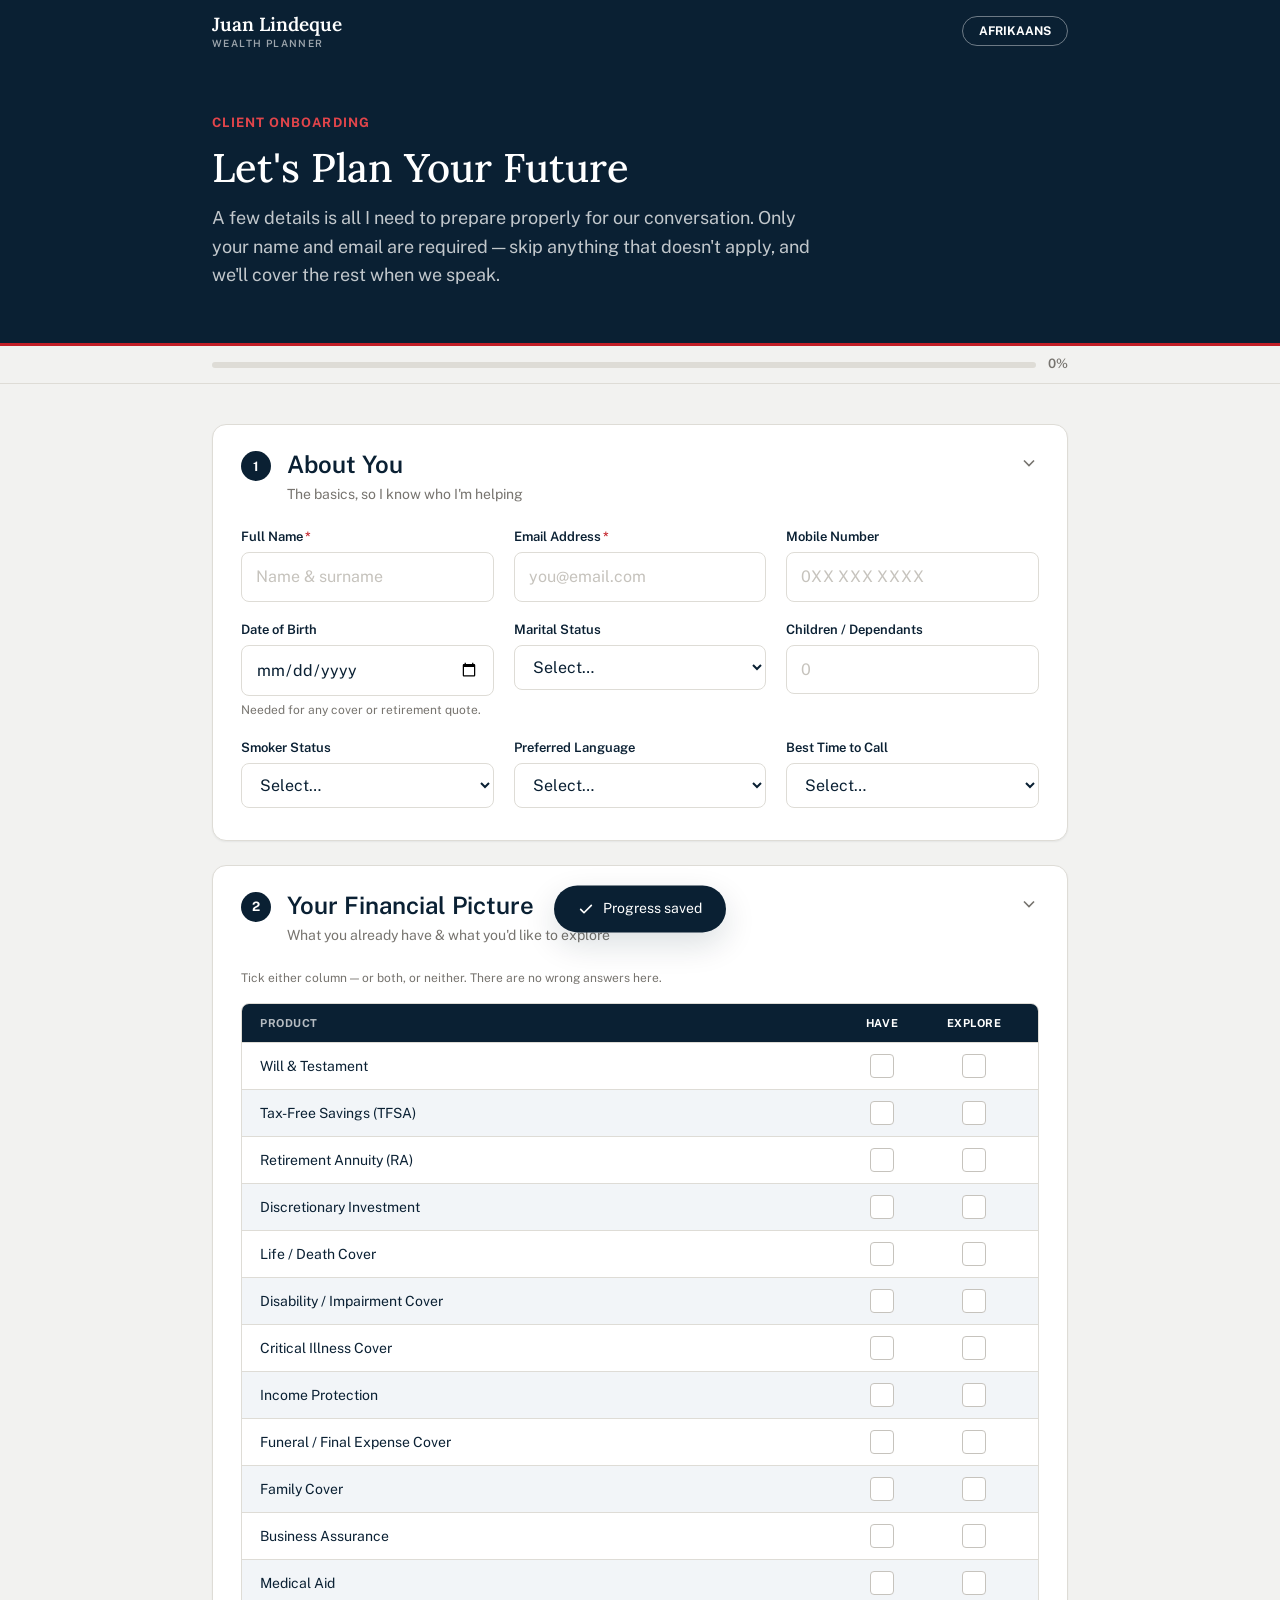
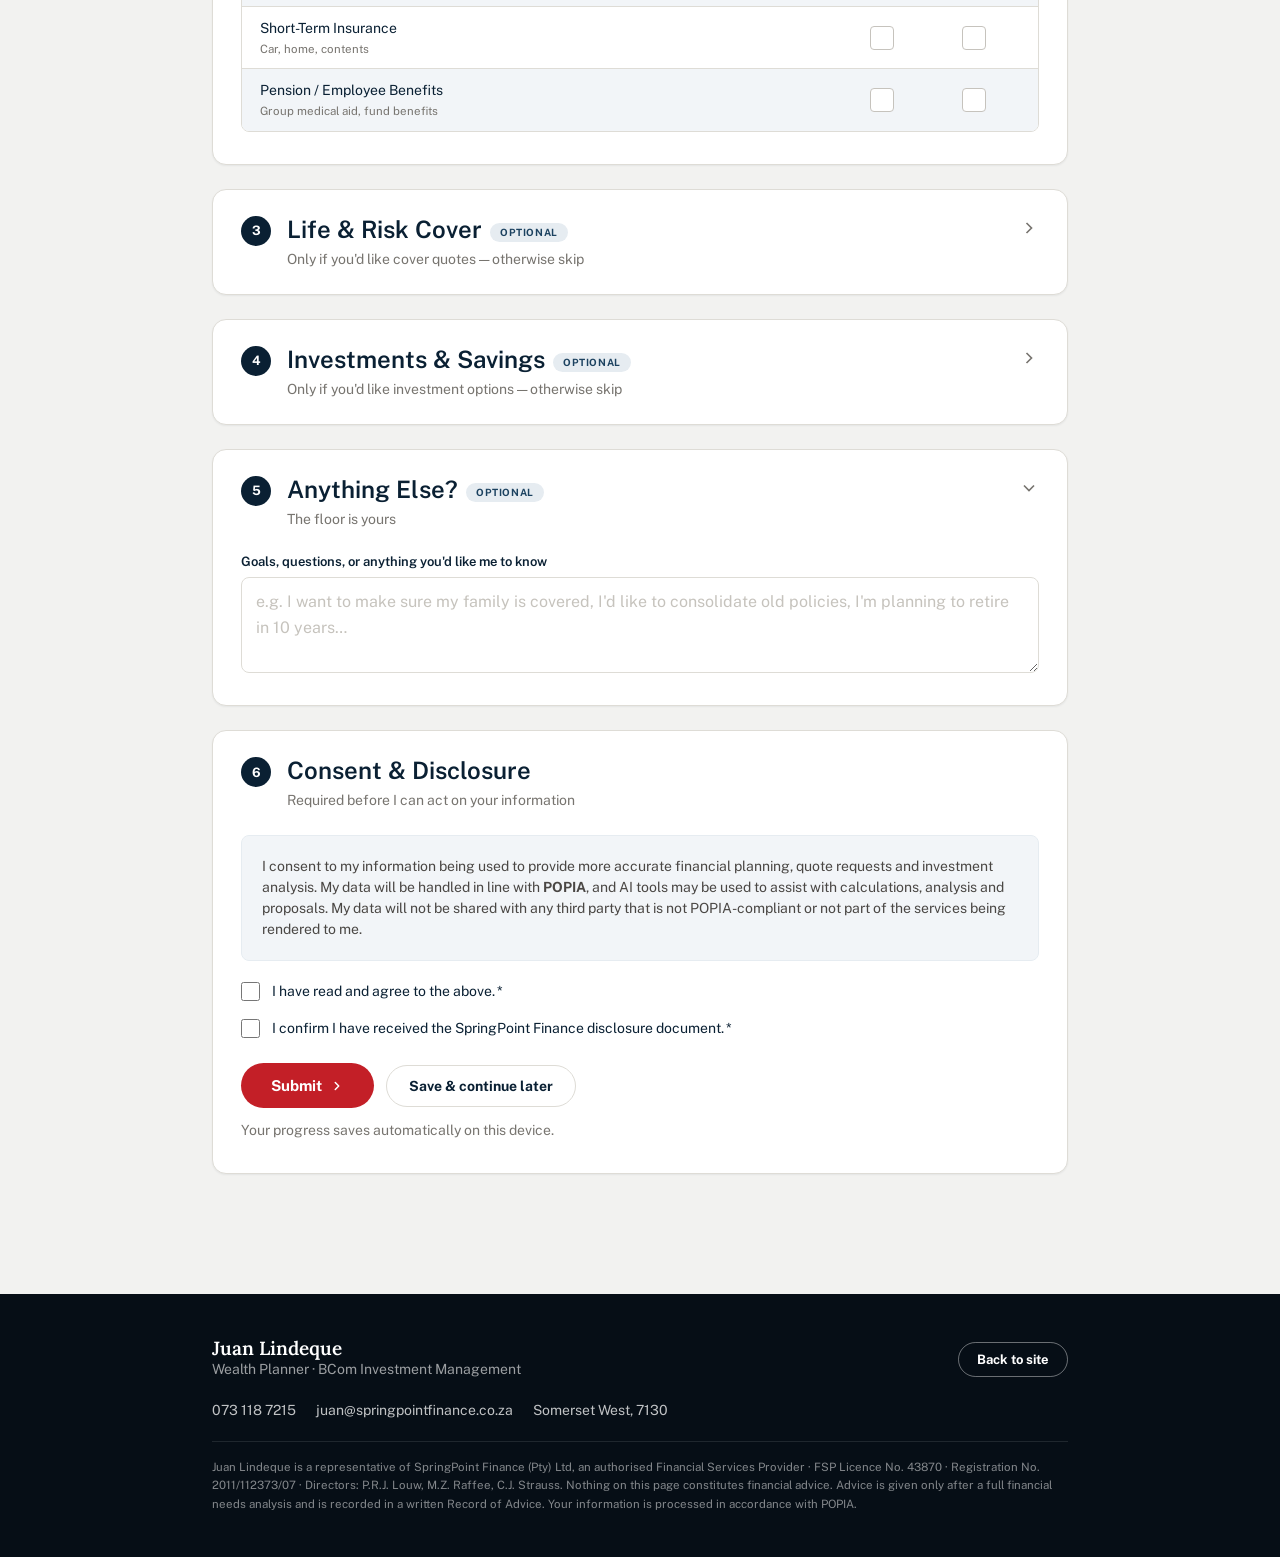
<file: onboarding.html>
<!DOCTYPE html>
<html lang="en">
<head>
<meta charset="utf-8">
<meta name="viewport" content="width=device-width, initial-scale=1">
<title>Client Onboarding — Juan Lindeque | SpringPoint Finance</title>
<meta name="description" content="Secure onboarding form for new SpringPoint Finance clients. Share your details so Juan Lindeque can prepare your financial plan.">
<meta name="robots" content="noindex">

<link rel="stylesheet" href="/ds-colors.css">
<link rel="stylesheet" href="/ds-fonts.css">
<link rel="stylesheet" href="/ds-typography.css">
<link rel="stylesheet" href="/ds-spacing.css">

<style>
*{box-sizing:border-box}
html{scroll-behavior:smooth}
body{
  margin:0;
  background:var(--surface-page);
  color:var(--text-primary);
  font-family:var(--font-sans);
  -webkit-font-smoothing:antialiased;
}
[data-l="af"]{display:none}
a{color:var(--text-link);text-decoration:none}
a:hover{color:var(--text-link-hover)}

/* ---------- Header ---------- */
.hdr{position:sticky;top:0;z-index:40;background:var(--navy-900)}
.hdr-in{
  max-width:920px;margin:0 auto;
  padding:14px clamp(16px,4vw,32px);
  display:flex;align-items:center;gap:var(--space-4);flex-wrap:wrap;
}
.brand{display:flex;flex-direction:column;gap:2px;color:var(--white)}
.brand .nm{font:600 19px/1.1 var(--font-serif-display)}
.brand .rl{
  font:600 10px/1.2 var(--font-sans);letter-spacing:0.14em;
  text-transform:uppercase;color:rgba(255,255,255,0.6);
}
.lang{
  margin-left:auto;background:transparent;color:#fff;cursor:pointer;
  border:1px solid rgba(255,255,255,0.4);border-radius:var(--radius-pill);
  padding:8px 16px;font:700 12px/1 var(--font-sans);
}
.lang:hover{background:rgba(255,255,255,0.09)}

/* ---------- Hero ---------- */
.hero{background:var(--navy-900);position:relative}
.hero-in{
  max-width:920px;margin:0 auto;
  padding:clamp(32px,5vw,52px) clamp(16px,4vw,32px) clamp(36px,5vw,56px);
  display:flex;flex-direction:column;gap:var(--space-3);
}
.eyebrow{
  font:var(--text-eyebrow);letter-spacing:var(--tracking-eyebrow);
  text-transform:uppercase;color:var(--red-400);
}
.hero h1{
  margin:0;font:var(--text-display-md);
  font-size:clamp(28px,4vw,40px);color:var(--white);max-width:22ch;
}
.hero p{
  margin:0;font:var(--text-body-lg);
  color:rgba(255,255,255,0.75);max-width:56ch;
}
.hero-rule{position:absolute;left:0;bottom:0;width:100%;height:3px;background:var(--red-600)}

/* ---------- Progress ---------- */
.prog-wrap{
  position:sticky;top:62px;z-index:30;
  background:var(--surface-page);
  border-bottom:1px solid var(--border-default);
}
.prog-in{
  max-width:920px;margin:0 auto;
  padding:10px clamp(16px,4vw,32px);
  display:flex;align-items:center;gap:var(--space-3);
}
.prog-track{
  flex:1;height:6px;border-radius:var(--radius-pill);
  background:var(--gray-200);overflow:hidden;
}
.prog-bar{
  height:100%;width:0%;border-radius:var(--radius-pill);
  background:var(--red-600);transition:width .35s ease;
}
.prog-lbl{font:var(--text-label);color:var(--text-muted);white-space:nowrap}

/* ---------- Layout ---------- */
main{max-width:920px;margin:0 auto;padding:clamp(24px,4vw,40px) clamp(16px,4vw,32px) 96px}

.card{
  background:var(--surface-card);
  border:1px solid var(--border-default);
  border-radius:var(--radius-lg);
  box-shadow:var(--shadow-sm);
  margin-bottom:var(--space-6);
  overflow:hidden;
}
.card-head{
  display:flex;align-items:flex-start;gap:var(--space-4);
  padding:var(--space-6) clamp(16px,3vw,28px);
  cursor:pointer;user-select:none;
}
.card-head:hover{background:var(--navy-50)}
.step-no{
  flex-shrink:0;width:30px;height:30px;border-radius:50%;
  background:var(--navy-900);color:#fff;
  display:flex;align-items:center;justify-content:center;
  font:700 13px/1 var(--font-sans);margin-top:2px;
}
.card-head h2{margin:0;font:var(--text-heading-lg);color:var(--navy-900)}
.card-head .sub{margin:4px 0 0;font:var(--text-body-sm);color:var(--text-muted)}
.opt-tag{
  display:inline-block;margin-left:8px;vertical-align:2px;
  background:var(--navy-100);color:var(--navy-700);
  border-radius:var(--radius-pill);padding:3px 10px;
  font:700 10px/1.3 var(--font-sans);letter-spacing:.06em;text-transform:uppercase;
}
.chev{
  margin-left:auto;flex-shrink:0;color:var(--text-muted);
  transition:transform .25s ease;margin-top:4px;
}
.card.collapsed .chev{transform:rotate(-90deg)}
.card-body{padding:0 clamp(16px,3vw,28px) var(--space-8)}
.card.collapsed .card-body{display:none}

/* ---------- Fields ---------- */
.grid{display:grid;grid-template-columns:repeat(auto-fit,minmax(240px,1fr));gap:var(--space-5)}
.field{display:flex;flex-direction:column;gap:6px}
.field.full{grid-column:1/-1}
.field > span.lbl{font:var(--text-label);color:var(--navy-900)}
.req{color:var(--red-600);margin-left:2px}
.hint{font:400 12px/1.45 var(--font-sans);color:var(--text-muted)}

input[type=text],input[type=email],input[type=tel],input[type=number],input[type=date],select,textarea{
  font:var(--text-body-md);font-family:var(--font-sans);
  padding:11px 14px;border-radius:var(--radius-md);
  border:1.5px solid var(--border-default);
  background:var(--white);color:var(--text-primary);
  outline:none;width:100%;
}
textarea{resize:vertical;min-height:96px}
input:focus,select:focus,textarea:focus{border-color:var(--navy-700)}
input::placeholder,textarea::placeholder{color:var(--gray-300)}
.prefix{position:relative}
.prefix > span{
  position:absolute;left:14px;top:50%;transform:translateY(-50%);
  font:var(--text-body-md);color:var(--text-muted);pointer-events:none;
}
.prefix input{padding-left:34px}

/* ---------- Pills (multi-select) ---------- */
.pills{display:flex;flex-wrap:wrap;gap:var(--space-2)}
.pill{
  position:relative;
  display:inline-flex;align-items:center;gap:8px;cursor:pointer;
  border:1.5px solid var(--border-default);border-radius:var(--radius-pill);
  padding:9px 16px;font:var(--text-body-sm);background:var(--white);
  transition:all .15s ease;
}
.pill:hover{border-color:var(--navy-600)}
.pill input{position:absolute;opacity:0;inset:0;width:100%;height:100%;margin:0;cursor:pointer}
.pill span{pointer-events:none}
.pill .dot{
  width:16px;height:16px;border-radius:50%;flex-shrink:0;
  border:1.5px solid var(--gray-300);transition:all .15s ease;
}
.pill.checked{background:var(--navy-900);border-color:var(--navy-900);color:#fff}
.pill.checked .dot{background:var(--red-500);border-color:var(--red-500)}

/* ---------- Have / Explore matrix ---------- */
.matrix{border:1px solid var(--border-default);border-radius:var(--radius-md);overflow:hidden}
.mx-head,.mx-row{display:grid;grid-template-columns:1fr 92px 92px;align-items:center}
.mx-head{
  background:var(--navy-900);color:#fff;
  padding:12px clamp(12px,2vw,18px);
}
.mx-head .h{
  font:700 11px/1.3 var(--font-sans);letter-spacing:.05em;
  text-transform:uppercase;text-align:center;
}
.mx-head .h:first-child{text-align:left;color:rgba(255,255,255,0.7)}
.mx-row{
  padding:11px clamp(12px,2vw,18px);
  border-top:1px solid var(--border-default);
}
.mx-row:nth-child(even){background:var(--navy-50)}
.mx-row .name{font:var(--text-body-sm);color:var(--navy-900);padding-right:10px}
.mx-row .name small{display:block;font:400 11.5px/1.4 var(--font-sans);color:var(--text-muted);margin-top:2px}
.mx-cell{display:flex;justify-content:center}
.cbox{
  position:relative;
  cursor:pointer;width:24px;height:24px;border-radius:var(--radius-sm);
  border:1.5px solid var(--gray-300);background:var(--white);
  display:flex;align-items:center;justify-content:center;transition:all .15s ease;
}
.cbox:hover{border-color:var(--navy-600)}
.cbox input{position:absolute;inset:-10px;opacity:0;width:calc(100% + 20px);height:calc(100% + 20px);margin:0;cursor:pointer}
.cbox svg{opacity:0;transition:opacity .15s ease;pointer-events:none}
.cbox.checked{background:var(--navy-900);border-color:var(--navy-900)}
.cbox.checked.explore{background:var(--red-600);border-color:var(--red-600)}
.cbox.checked svg{opacity:1}

/* ---------- Keyboard focus ---------- */
.cbox:has(input:focus-visible),
.pill:has(input:focus-visible){outline:3px solid var(--navy-600);outline-offset:2px}
.lang:focus-visible,.btn:focus-visible,.card-head:focus-visible{outline:3px solid var(--red-500);outline-offset:2px}

/* ---------- Consent ---------- */
.consent-note{
  background:var(--navy-50);border:1px solid var(--navy-100);
  border-radius:var(--radius-md);padding:var(--space-5);
  font:var(--text-body-sm);color:var(--text-secondary);
  margin-bottom:var(--space-5);
}
.check-line{display:flex;align-items:flex-start;gap:12px;cursor:pointer;margin-bottom:var(--space-4)}
.check-line input{width:19px;height:19px;accent-color:var(--navy-900);margin:1px 0 0;flex-shrink:0}
.check-line span{font:var(--text-body-sm);color:var(--text-primary)}

/* ---------- Actions ---------- */
.actions{display:flex;flex-wrap:wrap;gap:var(--space-3);align-items:center;margin-top:var(--space-6)}
.btn{
  border:none;cursor:pointer;border-radius:var(--radius-pill);
  font:700 15px/1 var(--font-sans);padding:15px 30px;
  display:inline-flex;align-items:center;gap:8px;
}
.btn-primary{background:var(--red-600);color:#fff}
.btn-primary:hover{background:var(--red-700)}
.btn-primary:disabled{background:var(--gray-300);cursor:not-allowed}
.btn-ghost{
  background:transparent;color:var(--navy-900);
  border:1.5px solid var(--border-default);font-size:14px;padding:13px 22px;
}
.btn-ghost:hover{border-color:var(--navy-700)}
.save-note{font:var(--text-body-sm);color:var(--text-muted);width:100%}
.err{
  display:none;background:var(--red-50);border:1px solid var(--red-100);
  color:var(--red-700);border-radius:var(--radius-md);
  padding:var(--space-4);font:var(--text-body-sm);margin-top:var(--space-4);
}
.err.show{display:block}

/* ---------- Footer ---------- */
footer{background:var(--navy-950);color:rgba(255,255,255,0.7)}
.ft-in{max-width:920px;margin:0 auto;padding:clamp(28px,4vw,44px) clamp(16px,4vw,32px)}
.ft-top{display:flex;gap:var(--space-5);flex-wrap:wrap;align-items:center;justify-content:space-between;margin-bottom:var(--space-5)}
.ft-top .nm{font:600 19px/1.1 var(--font-serif-display);color:var(--white)}
.ft-links{display:flex;gap:var(--space-5);flex-wrap:wrap;font:var(--text-body-sm)}
.ft-links a,.ft-links span{color:rgba(255,255,255,0.75)}
.ft-links a:hover{color:#fff}
.legal{
  margin:var(--space-5) 0 0;font:11.5px/1.6 var(--font-sans);
  color:rgba(255,255,255,0.5);
  border-top:1px solid rgba(255,255,255,0.1);padding-top:var(--space-4);
}

/* ---------- Overlays ---------- */
.overlay{
  position:fixed;inset:0;z-index:100;
  background:rgba(6,14,22,0.72);backdrop-filter:blur(3px);
  display:none;align-items:center;justify-content:center;padding:var(--space-5);
}
.overlay.show{display:flex}
.ov-card{
  background:var(--white);border-radius:var(--radius-lg);
  box-shadow:var(--shadow-lg);padding:clamp(28px,5vw,44px);
  max-width:460px;text-align:center;
}
.tick{
  width:64px;height:64px;border-radius:50%;background:var(--navy-50);
  display:flex;align-items:center;justify-content:center;margin:0 auto var(--space-5);
}
.ov-card h2{margin:0 0 var(--space-3);font:var(--text-display-md);font-size:28px;color:var(--navy-900)}
.ov-card p{margin:0 0 var(--space-6);font:var(--text-body-md);color:var(--text-secondary)}
.toast{
  position:fixed;bottom:24px;left:50%;transform:translateX(-50%) translateY(120%);
  background:var(--navy-900);color:#fff;border-radius:var(--radius-pill);
  padding:13px 24px;font:var(--text-body-sm);
  display:flex;align-items:center;gap:9px;z-index:90;
  transition:transform .3s ease;box-shadow:var(--shadow-lg);
}
.toast.show{transform:translateX(-50%) translateY(0)}

@media(max-width:560px){
  .mx-head,.mx-row{grid-template-columns:1fr 62px 62px}
  .hdr-in{padding:12px 16px}
}
</style>
</head>

<body>

<header class="hdr">
  <div class="hdr-in">
    <a class="brand" href="/">
      <span class="nm">Juan Lindeque</span>
      <span class="rl">Wealth Planner</span>
    </a>
    <button type="button" class="lang" id="langBtn" onclick="toggleLang()">AFRIKAANS</button>
  </div>
</header>

<section class="hero">
  <div class="hero-in">
    <span class="eyebrow"><span data-l="en">Client Onboarding</span><span data-l="af">Kliënt Aanboarding</span></span>
    <h1><span data-l="en">Let's Plan Your Future</span><span data-l="af">Kom Ons Beplan Jou Toekoms</span></h1>
    <p>
      <span data-l="en">A few details is all I need to prepare properly for our conversation. Only your name and email are required &mdash; skip anything that doesn't apply, and we'll cover the rest when we speak.</span>
      <span data-l="af">'n Paar besonderhede is al wat ek nodig het om behoorlik voor te berei vir ons gesprek. Slegs jou naam en e-pos is verpligtend &mdash; slaan enigiets oor wat nie van toepassing is nie, en ons dek die res wanneer ons gesels.</span>
    </p>
  </div>
  <div class="hero-rule"></div>
</section>

<div class="prog-wrap">
  <div class="prog-in">
    <div class="prog-track"><div class="prog-bar" id="progBar"></div></div>
    <span class="prog-lbl" id="progLbl">0%</span>
  </div>
</div>

<main>
<form id="onboardForm" name="client-onboarding" method="POST" novalidate
      data-netlify="true" netlify-honeypot="bot-field">

  <input type="hidden" name="form-name" value="client-onboarding">
  <p style="display:none"><label>Don't fill this in: <input name="bot-field"></label></p>

  <!-- ============ 1. ABOUT YOU ============ -->
  <section class="card" id="sec1">
    <div class="card-head" onclick="toggleCard(this)">
      <div class="step-no">1</div>
      <div>
        <h2><span data-l="en">About You</span><span data-l="af">Oor Jou</span></h2>
        <p class="sub"><span data-l="en">The basics, so I know who I'm helping</span><span data-l="af">Die basiese inligting, sodat ek weet wie ek help</span></p>
      </div>
      <svg class="chev" width="20" height="20" viewBox="0 0 24 24" fill="none" stroke="currentColor" stroke-width="2"><path d="m6 9 6 6 6-6"/></svg>
    </div>
    <div class="card-body">
      <div class="grid">

        <label class="field">
          <span class="lbl"><span data-l="en">Full Name</span><span data-l="af">Volle Naam</span><span class="req">*</span></span>
          <input type="text" name="full_name" required data-ph-en="Name &amp; surname" data-ph-af="Naam &amp; van" placeholder="Name &amp; surname">
        </label>

        <label class="field">
          <span class="lbl"><span data-l="en">Email Address</span><span data-l="af">E-posadres</span><span class="req">*</span></span>
          <input type="email" name="email" required placeholder="you@email.com">
        </label>

        <label class="field">
          <span class="lbl"><span data-l="en">Mobile Number</span><span data-l="af">Selfoonnommer</span></span>
          <input type="tel" name="mobile" placeholder="0XX XXX XXXX">
        </label>

        <label class="field">
          <span class="lbl"><span data-l="en">Date of Birth</span><span data-l="af">Geboortedatum</span></span>
          <input type="date" name="date_of_birth" id="dob">
          <span class="hint"><span data-l="en">Needed for any cover or retirement quote.</span><span data-l="af">Benodig vir enige dekkings- of uittredingskwotasie.</span></span>
        </label>

        <label class="field">
          <span class="lbl"><span data-l="en">Marital Status</span><span data-l="af">Huwelikstatus</span></span>
          <select name="marital_status">
            <option value="" data-en="Select…" data-af="Kies…">Select…</option>
            <option data-en="Single" data-af="Ongetroud">Single</option>
            <option data-en="Married — In Community of Property" data-af="Getroud — Binne Gemeenskap van Goedere">Married — In Community of Property</option>
            <option data-en="Married — Out of Community (with accrual)" data-af="Getroud — Buite Gemeenskap (met aanwas)">Married — Out of Community (with accrual)</option>
            <option data-en="Married — Out of Community (without accrual)" data-af="Getroud — Buite Gemeenskap (sonder aanwas)">Married — Out of Community (without accrual)</option>
            <option data-en="Divorced" data-af="Geskei">Divorced</option>
            <option data-en="Widowed" data-af="Wewenaar / Weduwee">Widowed</option>
            <option data-en="Life Partner" data-af="Lewensmaat">Life Partner</option>
          </select>
        </label>

        <label class="field">
          <span class="lbl"><span data-l="en">Children / Dependants</span><span data-l="af">Kinders / Afhanklikes</span></span>
          <input type="number" name="dependants" min="0" max="20" placeholder="0">
        </label>

        <label class="field">
          <span class="lbl"><span data-l="en">Smoker Status</span><span data-l="af">Rokerstatus</span></span>
          <select name="smoker">
            <option value="" data-en="Select…" data-af="Kies…">Select…</option>
            <option data-en="Non-smoker" data-af="Nie-roker">Non-smoker</option>
            <option data-en="Smoker" data-af="Roker">Smoker</option>
          </select>
        </label>

        <label class="field">
          <span class="lbl"><span data-l="en">Preferred Language</span><span data-l="af">Voorkeurtaal</span></span>
          <select name="preferred_language" id="prefLang">
            <option value="" data-en="Select…" data-af="Kies…">Select…</option>
            <option data-en="English" data-af="Engels">English</option>
            <option data-en="Afrikaans" data-af="Afrikaans">Afrikaans</option>
          </select>
        </label>

        <label class="field">
          <span class="lbl"><span data-l="en">Best Time to Call</span><span data-l="af">Beste Tyd om te Bel</span></span>
          <select name="best_time_to_call">
            <option value="" data-en="Select…" data-af="Kies…">Select…</option>
            <option data-en="Morning (08:00–12:00)" data-af="Oggend (08:00–12:00)">Morning (08:00–12:00)</option>
            <option data-en="Afternoon (12:00–17:00)" data-af="Middag (12:00–17:00)">Afternoon (12:00–17:00)</option>
            <option data-en="Early evening (17:00–19:00)" data-af="Vroegaand (17:00–19:00)">Early evening (17:00–19:00)</option>
            <option data-en="Anytime" data-af="Enige tyd">Anytime</option>
          </select>
        </label>

      </div>
    </div>
  </section>

  <!-- ============ 2. FINANCIAL PICTURE ============ -->
  <section class="card" id="sec2">
    <div class="card-head" onclick="toggleCard(this)">
      <div class="step-no">2</div>
      <div>
        <h2><span data-l="en">Your Financial Picture</span><span data-l="af">Jou Finansiële Prentjie</span></h2>
        <p class="sub"><span data-l="en">What you already have &amp; what you'd like to explore</span><span data-l="af">Wat jy reeds het &amp; wat jy graag wil ondersoek</span></p>
      </div>
      <svg class="chev" width="20" height="20" viewBox="0 0 24 24" fill="none" stroke="currentColor" stroke-width="2"><path d="m6 9 6 6 6-6"/></svg>
    </div>
    <div class="card-body">
      <p class="hint" style="margin:0 0 var(--space-4)">
        <span data-l="en">Tick either column &mdash; or both, or neither. There are no wrong answers here.</span>
        <span data-l="af">Merk enige kolom &mdash; of albei, of nie een nie. Daar is geen verkeerde antwoorde hier nie.</span>
      </p>
      <div class="matrix">
        <div class="mx-head">
          <div class="h"><span data-l="en">Product</span><span data-l="af">Produk</span></div>
          <div class="h"><span data-l="en">Have</span><span data-l="af">Het</span></div>
          <div class="h"><span data-l="en">Explore</span><span data-l="af">Ondersoek</span></div>
        </div>
<div id="matrixRows">
        <div class="mx-row">
          <div class="name"><span data-l="en">Will &amp; Testament</span><span data-l="af">Testament</span></div>
          <div class="mx-cell"><label class="cbox"><input type="checkbox" name="already_have" value="Will & Testament"><svg width="14" height="14" viewBox="0 0 24 24" fill="none" stroke="#fff" stroke-width="3" stroke-linecap="round" stroke-linejoin="round"><path d="M20 6 9 17l-5-5"/></svg></label></div>
          <div class="mx-cell"><label class="cbox explore"><input type="checkbox" name="want_to_explore" value="Will & Testament"><svg width="14" height="14" viewBox="0 0 24 24" fill="none" stroke="#fff" stroke-width="3" stroke-linecap="round" stroke-linejoin="round"><path d="M20 6 9 17l-5-5"/></svg></label></div>
        </div>
        <div class="mx-row">
          <div class="name"><span data-l="en">Tax-Free Savings (TFSA)</span><span data-l="af">Belastingvrye Spaargeld (BVS)</span></div>
          <div class="mx-cell"><label class="cbox"><input type="checkbox" name="already_have" value="Tax-Free Savings (TFSA)"><svg width="14" height="14" viewBox="0 0 24 24" fill="none" stroke="#fff" stroke-width="3" stroke-linecap="round" stroke-linejoin="round"><path d="M20 6 9 17l-5-5"/></svg></label></div>
          <div class="mx-cell"><label class="cbox explore"><input type="checkbox" name="want_to_explore" value="Tax-Free Savings (TFSA)"><svg width="14" height="14" viewBox="0 0 24 24" fill="none" stroke="#fff" stroke-width="3" stroke-linecap="round" stroke-linejoin="round"><path d="M20 6 9 17l-5-5"/></svg></label></div>
        </div>
        <div class="mx-row">
          <div class="name"><span data-l="en">Retirement Annuity (RA)</span><span data-l="af">Uittredingsannuïteit (UA)</span></div>
          <div class="mx-cell"><label class="cbox"><input type="checkbox" name="already_have" value="Retirement Annuity (RA)"><svg width="14" height="14" viewBox="0 0 24 24" fill="none" stroke="#fff" stroke-width="3" stroke-linecap="round" stroke-linejoin="round"><path d="M20 6 9 17l-5-5"/></svg></label></div>
          <div class="mx-cell"><label class="cbox explore"><input type="checkbox" name="want_to_explore" value="Retirement Annuity (RA)"><svg width="14" height="14" viewBox="0 0 24 24" fill="none" stroke="#fff" stroke-width="3" stroke-linecap="round" stroke-linejoin="round"><path d="M20 6 9 17l-5-5"/></svg></label></div>
        </div>
        <div class="mx-row">
          <div class="name"><span data-l="en">Discretionary Investment</span><span data-l="af">Diskresionêre Belegging</span></div>
          <div class="mx-cell"><label class="cbox"><input type="checkbox" name="already_have" value="Discretionary Investment"><svg width="14" height="14" viewBox="0 0 24 24" fill="none" stroke="#fff" stroke-width="3" stroke-linecap="round" stroke-linejoin="round"><path d="M20 6 9 17l-5-5"/></svg></label></div>
          <div class="mx-cell"><label class="cbox explore"><input type="checkbox" name="want_to_explore" value="Discretionary Investment"><svg width="14" height="14" viewBox="0 0 24 24" fill="none" stroke="#fff" stroke-width="3" stroke-linecap="round" stroke-linejoin="round"><path d="M20 6 9 17l-5-5"/></svg></label></div>
        </div>
        <div class="mx-row">
          <div class="name"><span data-l="en">Life / Death Cover</span><span data-l="af">Lewens- / Doodsdekking</span></div>
          <div class="mx-cell"><label class="cbox"><input type="checkbox" name="already_have" value="Life / Death Cover"><svg width="14" height="14" viewBox="0 0 24 24" fill="none" stroke="#fff" stroke-width="3" stroke-linecap="round" stroke-linejoin="round"><path d="M20 6 9 17l-5-5"/></svg></label></div>
          <div class="mx-cell"><label class="cbox explore"><input type="checkbox" name="want_to_explore" value="Life / Death Cover"><svg width="14" height="14" viewBox="0 0 24 24" fill="none" stroke="#fff" stroke-width="3" stroke-linecap="round" stroke-linejoin="round"><path d="M20 6 9 17l-5-5"/></svg></label></div>
        </div>
        <div class="mx-row">
          <div class="name"><span data-l="en">Disability / Impairment Cover</span><span data-l="af">Ongeskiktheids- / Gestremdheidsdekking</span></div>
          <div class="mx-cell"><label class="cbox"><input type="checkbox" name="already_have" value="Disability / Impairment Cover"><svg width="14" height="14" viewBox="0 0 24 24" fill="none" stroke="#fff" stroke-width="3" stroke-linecap="round" stroke-linejoin="round"><path d="M20 6 9 17l-5-5"/></svg></label></div>
          <div class="mx-cell"><label class="cbox explore"><input type="checkbox" name="want_to_explore" value="Disability / Impairment Cover"><svg width="14" height="14" viewBox="0 0 24 24" fill="none" stroke="#fff" stroke-width="3" stroke-linecap="round" stroke-linejoin="round"><path d="M20 6 9 17l-5-5"/></svg></label></div>
        </div>
        <div class="mx-row">
          <div class="name"><span data-l="en">Critical Illness Cover</span><span data-l="af">Gevreesde Siektes Dekking</span></div>
          <div class="mx-cell"><label class="cbox"><input type="checkbox" name="already_have" value="Critical Illness Cover"><svg width="14" height="14" viewBox="0 0 24 24" fill="none" stroke="#fff" stroke-width="3" stroke-linecap="round" stroke-linejoin="round"><path d="M20 6 9 17l-5-5"/></svg></label></div>
          <div class="mx-cell"><label class="cbox explore"><input type="checkbox" name="want_to_explore" value="Critical Illness Cover"><svg width="14" height="14" viewBox="0 0 24 24" fill="none" stroke="#fff" stroke-width="3" stroke-linecap="round" stroke-linejoin="round"><path d="M20 6 9 17l-5-5"/></svg></label></div>
        </div>
        <div class="mx-row">
          <div class="name"><span data-l="en">Income Protection</span><span data-l="af">Inkomstebeskerming</span></div>
          <div class="mx-cell"><label class="cbox"><input type="checkbox" name="already_have" value="Income Protection"><svg width="14" height="14" viewBox="0 0 24 24" fill="none" stroke="#fff" stroke-width="3" stroke-linecap="round" stroke-linejoin="round"><path d="M20 6 9 17l-5-5"/></svg></label></div>
          <div class="mx-cell"><label class="cbox explore"><input type="checkbox" name="want_to_explore" value="Income Protection"><svg width="14" height="14" viewBox="0 0 24 24" fill="none" stroke="#fff" stroke-width="3" stroke-linecap="round" stroke-linejoin="round"><path d="M20 6 9 17l-5-5"/></svg></label></div>
        </div>
        <div class="mx-row">
          <div class="name"><span data-l="en">Funeral / Final Expense Cover</span><span data-l="af">Begrafnis- / Finale Uitgawes</span></div>
          <div class="mx-cell"><label class="cbox"><input type="checkbox" name="already_have" value="Funeral / Final Expense Cover"><svg width="14" height="14" viewBox="0 0 24 24" fill="none" stroke="#fff" stroke-width="3" stroke-linecap="round" stroke-linejoin="round"><path d="M20 6 9 17l-5-5"/></svg></label></div>
          <div class="mx-cell"><label class="cbox explore"><input type="checkbox" name="want_to_explore" value="Funeral / Final Expense Cover"><svg width="14" height="14" viewBox="0 0 24 24" fill="none" stroke="#fff" stroke-width="3" stroke-linecap="round" stroke-linejoin="round"><path d="M20 6 9 17l-5-5"/></svg></label></div>
        </div>
        <div class="mx-row">
          <div class="name"><span data-l="en">Family Cover</span><span data-l="af">Gesinsdekking</span></div>
          <div class="mx-cell"><label class="cbox"><input type="checkbox" name="already_have" value="Family Cover"><svg width="14" height="14" viewBox="0 0 24 24" fill="none" stroke="#fff" stroke-width="3" stroke-linecap="round" stroke-linejoin="round"><path d="M20 6 9 17l-5-5"/></svg></label></div>
          <div class="mx-cell"><label class="cbox explore"><input type="checkbox" name="want_to_explore" value="Family Cover"><svg width="14" height="14" viewBox="0 0 24 24" fill="none" stroke="#fff" stroke-width="3" stroke-linecap="round" stroke-linejoin="round"><path d="M20 6 9 17l-5-5"/></svg></label></div>
        </div>
        <div class="mx-row">
          <div class="name"><span data-l="en">Business Assurance</span><span data-l="af">Besigheidsversekering</span></div>
          <div class="mx-cell"><label class="cbox"><input type="checkbox" name="already_have" value="Business Assurance"><svg width="14" height="14" viewBox="0 0 24 24" fill="none" stroke="#fff" stroke-width="3" stroke-linecap="round" stroke-linejoin="round"><path d="M20 6 9 17l-5-5"/></svg></label></div>
          <div class="mx-cell"><label class="cbox explore"><input type="checkbox" name="want_to_explore" value="Business Assurance"><svg width="14" height="14" viewBox="0 0 24 24" fill="none" stroke="#fff" stroke-width="3" stroke-linecap="round" stroke-linejoin="round"><path d="M20 6 9 17l-5-5"/></svg></label></div>
        </div>
        <div class="mx-row">
          <div class="name"><span data-l="en">Medical Aid</span><span data-l="af">Mediese Fonds</span></div>
          <div class="mx-cell"><label class="cbox"><input type="checkbox" name="already_have" value="Medical Aid"><svg width="14" height="14" viewBox="0 0 24 24" fill="none" stroke="#fff" stroke-width="3" stroke-linecap="round" stroke-linejoin="round"><path d="M20 6 9 17l-5-5"/></svg></label></div>
          <div class="mx-cell"><label class="cbox explore"><input type="checkbox" name="want_to_explore" value="Medical Aid"><svg width="14" height="14" viewBox="0 0 24 24" fill="none" stroke="#fff" stroke-width="3" stroke-linecap="round" stroke-linejoin="round"><path d="M20 6 9 17l-5-5"/></svg></label></div>
        </div>
        <div class="mx-row">
          <div class="name"><span data-l="en">Short-Term Insurance</span><span data-l="af">Korttermynversekering</span><small><span data-l="en">Car, home, contents</span><span data-l="af">Motor, huis, inhoud</span></small></div>
          <div class="mx-cell"><label class="cbox"><input type="checkbox" name="already_have" value="Short-Term Insurance"><svg width="14" height="14" viewBox="0 0 24 24" fill="none" stroke="#fff" stroke-width="3" stroke-linecap="round" stroke-linejoin="round"><path d="M20 6 9 17l-5-5"/></svg></label></div>
          <div class="mx-cell"><label class="cbox explore"><input type="checkbox" name="want_to_explore" value="Short-Term Insurance"><svg width="14" height="14" viewBox="0 0 24 24" fill="none" stroke="#fff" stroke-width="3" stroke-linecap="round" stroke-linejoin="round"><path d="M20 6 9 17l-5-5"/></svg></label></div>
        </div>
        <div class="mx-row">
          <div class="name"><span data-l="en">Pension / Employee Benefits</span><span data-l="af">Pensioen / Werknemervoordele</span><small><span data-l="en">Group medical aid, fund benefits</span><span data-l="af">Groep mediese fonds, fondsvoordele</span></small></div>
          <div class="mx-cell"><label class="cbox"><input type="checkbox" name="already_have" value="Pension / Employee Benefits"><svg width="14" height="14" viewBox="0 0 24 24" fill="none" stroke="#fff" stroke-width="3" stroke-linecap="round" stroke-linejoin="round"><path d="M20 6 9 17l-5-5"/></svg></label></div>
          <div class="mx-cell"><label class="cbox explore"><input type="checkbox" name="want_to_explore" value="Pension / Employee Benefits"><svg width="14" height="14" viewBox="0 0 24 24" fill="none" stroke="#fff" stroke-width="3" stroke-linecap="round" stroke-linejoin="round"><path d="M20 6 9 17l-5-5"/></svg></label></div>
        </div>
        </div>
      </div>
    </div>
  </section>

  <!-- ============ 3. LIFE & RISK ============ -->
  <section class="card collapsed" id="sec3">
    <div class="card-head" onclick="toggleCard(this)">
      <div class="step-no">3</div>
      <div>
        <h2><span data-l="en">Life &amp; Risk Cover</span><span data-l="af">Lewens- &amp; Risikodekking</span><span class="opt-tag"><span data-l="en">Optional</span><span data-l="af">Opsioneel</span></span></h2>
        <p class="sub"><span data-l="en">Only if you'd like cover quotes &mdash; otherwise skip</span><span data-l="af">Slegs indien jy dekkingskwotasies wil hê &mdash; slaan andersins oor</span></p>
      </div>
      <svg class="chev" width="20" height="20" viewBox="0 0 24 24" fill="none" stroke="currentColor" stroke-width="2"><path d="m6 9 6 6 6-6"/></svg>
    </div>
    <div class="card-body">
      <div class="grid">

        <label class="field">
          <span class="lbl"><span data-l="en">Industry</span><span data-l="af">Bedryf</span></span>
          <input type="text" name="industry" data-ph-en="e.g. Construction, IT, Finance" data-ph-af="bv. Konstruksie, IT, Finansies" placeholder="e.g. Construction, IT, Finance">
        </label>

        <label class="field">
          <span class="lbl"><span data-l="en">Occupation / Job Title</span><span data-l="af">Beroep / Postitel</span></span>
          <input type="text" name="occupation" data-ph-en="e.g. Site Manager" data-ph-af="bv. Terreinbestuurder" placeholder="e.g. Site Manager">
        </label>

        <label class="field">
          <span class="lbl"><span data-l="en">Highest Qualification</span><span data-l="af">Hoogste Kwalifikasie</span></span>
          <select name="qualification">
            <option value="" data-en="Select…" data-af="Kies…">Select…</option>
            <option data-en="Below Matric" data-af="Onder Matriek">Below Matric</option>
            <option data-en="Matric / Grade 12" data-af="Matriek / Graad 12">Matric / Grade 12</option>
            <option data-en="Certificate / Diploma" data-af="Sertifikaat / Diploma">Certificate / Diploma</option>
            <option data-en="Bachelor's Degree" data-af="Baccalaureusgraad">Bachelor's Degree</option>
            <option data-en="Honours" data-af="Honneurs">Honours</option>
            <option data-en="Master's / Doctorate" data-af="Meesters / Doktorsgraad">Master's / Doctorate</option>
            <option data-en="Professional Designation" data-af="Professionele Aanwysing">Professional Designation</option>
          </select>
          <span class="hint"><span data-l="en">Insurers price on this &mdash; it can lower your premium.</span><span data-l="af">Versekeraars prys hierop &mdash; dit kan jou premie verlaag.</span></span>
        </label>

        <label class="field">
          <span class="lbl"><span data-l="en">Gross Monthly Income</span><span data-l="af">Bruto Maandelikse Inkomste</span></span>
          <select name="income_band">
            <option value="" data-en="Select…" data-af="Kies…">Select…</option>
            <option data-en="Under R20 000" data-af="Onder R20 000">Under R20 000</option>
            <option data-en="R20 000 – R40 000" data-af="R20 000 – R40 000">R20 000 – R40 000</option>
            <option data-en="R40 000 – R60 000" data-af="R40 000 – R60 000">R40 000 – R60 000</option>
            <option data-en="R60 000 – R100 000" data-af="R60 000 – R100 000">R60 000 – R100 000</option>
            <option data-en="R100 000 – R150 000" data-af="R100 000 – R150 000">R100 000 – R150 000</option>
            <option data-en="Over R150 000" data-af="Meer as R150 000">Over R150 000</option>
            <option data-en="Prefer to discuss on the call" data-af="Verkies om op die oproep te bespreek">Prefer to discuss on the call</option>
          </select>
          <span class="hint"><span data-l="en">A range is enough to size cover &mdash; we'll confirm exact figures later.</span><span data-l="af">'n Reeks is genoeg om dekking te bepaal &mdash; ons bevestig presiese syfers later.</span></span>
        </label>

        <div class="field full">
          <span class="lbl"><span data-l="en">Nature of Work</span><span data-l="af">Aard van Werk</span> <span class="hint" style="font-weight:400">(<span data-l="en">tick all that apply</span><span data-l="af">merk alles wat van toepassing is</span>)</span></span>
          <div class="pills">
            <label class="pill"><input type="checkbox" name="nature_of_work" value="Admin / Office"><span class="dot"></span><span data-l="en">Admin / Office</span><span data-l="af">Admin / Kantoor</span></label>
            <label class="pill"><input type="checkbox" name="nature_of_work" value="Travel"><span class="dot"></span><span data-l="en">Travel</span><span data-l="af">Reis</span></label>
            <label class="pill"><input type="checkbox" name="nature_of_work" value="Supervision"><span class="dot"></span><span data-l="en">Supervision</span><span data-l="af">Toesig</span></label>
            <label class="pill"><input type="checkbox" name="nature_of_work" value="Physical / Manual"><span class="dot"></span><span data-l="en">Physical / Manual</span><span data-l="af">Fisies / Handearbeid</span></label>
          </div>
        </div>

      </div>
    </div>
  </section>

  <!-- ============ 4. INVESTMENTS ============ -->
  <section class="card collapsed" id="sec4">
    <div class="card-head" onclick="toggleCard(this)">
      <div class="step-no">4</div>
      <div>
        <h2><span data-l="en">Investments &amp; Savings</span><span data-l="af">Beleggings &amp; Spaargeld</span><span class="opt-tag"><span data-l="en">Optional</span><span data-l="af">Opsioneel</span></span></h2>
        <p class="sub"><span data-l="en">Only if you'd like investment options &mdash; otherwise skip</span><span data-l="af">Slegs indien jy beleggingsopsies wil hê &mdash; slaan andersins oor</span></p>
      </div>
      <svg class="chev" width="20" height="20" viewBox="0 0 24 24" fill="none" stroke="currentColor" stroke-width="2"><path d="m6 9 6 6 6-6"/></svg>
    </div>
    <div class="card-body">
      <div class="grid">

        <div class="field full">
          <span class="lbl"><span data-l="en">Which investment(s) are you interested in?</span><span data-l="af">In watter belegging(s) stel jy belang?</span></span>
          <div class="pills">
            <label class="pill"><input type="checkbox" name="investment_interest" value="Retirement Annuity (RA)"><span class="dot"></span><span data-l="en">Retirement Annuity (RA)</span><span data-l="af">Uittredingsannuïteit (UA)</span></label>
            <label class="pill"><input type="checkbox" name="investment_interest" value="Tax-Free Savings (TFSA)"><span class="dot"></span><span data-l="en">Tax-Free Savings (TFSA)</span><span data-l="af">Belastingvrye Spaargeld (BVS)</span></label>
            <label class="pill"><input type="checkbox" name="investment_interest" value="Discretionary Investment"><span class="dot"></span><span data-l="en">Discretionary Investment</span><span data-l="af">Diskresionêre Belegging</span></label>
            <label class="pill"><input type="checkbox" name="investment_interest" value="Not sure yet"><span class="dot"></span><span data-l="en">Not sure yet</span><span data-l="af">Nog nie seker nie</span></label>
          </div>
        </div>

        <label class="field">
          <span class="lbl"><span data-l="en">Contribution Type</span><span data-l="af">Bydrae Tipe</span></span>
          <select name="contribution_type">
            <option value="" data-en="Select…" data-af="Kies…">Select…</option>
            <option data-en="Monthly (recurring)" data-af="Maandeliks (herhalend)">Monthly (recurring)</option>
            <option data-en="Lump sum (once-off)" data-af="Enkelbedrag (eenmalig)">Lump sum (once-off)</option>
            <option data-en="Both" data-af="Beide">Both</option>
          </select>
        </label>

        <label class="field">
          <span class="lbl"><span data-l="en">Contribution Amount</span><span data-l="af">Bydrae Bedrag</span></span>
          <span class="prefix"><span>R</span><input type="number" name="contribution_amount" min="0" placeholder="0"></span>
        </label>

        <label class="field">
          <span class="lbl"><span data-l="en">Annual Escalation</span><span data-l="af">Jaarlikse Eskalasie</span></span>
          <span class="prefix"><span>%</span><input type="number" name="annual_escalation" min="0" max="20" step="0.5" placeholder="0"></span>
        </label>

        <label class="field">
          <span class="lbl"><span data-l="en">Risk Tolerance</span><span data-l="af">Risikotoleransie</span></span>
          <select name="risk_tolerance">
            <option value="" data-en="Select…" data-af="Kies…">Select…</option>
            <option data-en="Conservative" data-af="Konserwatief">Conservative</option>
            <option data-en="Moderate-Conservative" data-af="Matig-Konserwatief">Moderate-Conservative</option>
            <option data-en="Moderate" data-af="Matig">Moderate</option>
            <option data-en="Moderate-Aggressive" data-af="Matig-Aggressief">Moderate-Aggressive</option>
            <option data-en="Aggressive" data-af="Aggressief">Aggressive</option>
            <option data-en="Not sure — please guide me" data-af="Nie seker nie — lei my asseblief">Not sure — please guide me</option>
          </select>
          <span class="hint"><span data-l="en">A formal risk profile is completed together before any advice.</span><span data-l="af">'n Formele risikoprofiel word saam voltooi voor enige advies.</span></span>
        </label>

      </div>
    </div>
  </section>

  <!-- ============ 5. ANYTHING ELSE ============ -->
  <section class="card" id="sec5">
    <div class="card-head" onclick="toggleCard(this)">
      <div class="step-no">5</div>
      <div>
        <h2><span data-l="en">Anything Else?</span><span data-l="af">Enigiets Anders?</span><span class="opt-tag"><span data-l="en">Optional</span><span data-l="af">Opsioneel</span></span></h2>
        <p class="sub"><span data-l="en">The floor is yours</span><span data-l="af">Die woord is joune</span></p>
      </div>
      <svg class="chev" width="20" height="20" viewBox="0 0 24 24" fill="none" stroke="currentColor" stroke-width="2"><path d="m6 9 6 6 6-6"/></svg>
    </div>
    <div class="card-body">
      <label class="field full">
        <span class="lbl"><span data-l="en">Goals, questions, or anything you'd like me to know</span><span data-l="af">Doelwitte, vrae, of enigiets wat ek moet weet</span></span>
        <textarea name="notes" data-ph-en="e.g. I want to make sure my family is covered, I'd like to consolidate old policies, I'm planning to retire in 10 years…" data-ph-af="bv. Ek wil seker maak my gesin is gedek, ek wil ou polisse konsolideer, ek beplan om oor 10 jaar af te tree…" placeholder="e.g. I want to make sure my family is covered, I'd like to consolidate old policies, I'm planning to retire in 10 years…"></textarea>
      </label>
    </div>
  </section>

  <!-- ============ CONSENT ============ -->
  <section class="card" id="sec6">
    <div class="card-head" style="cursor:default">
      <div class="step-no">6</div>
      <div>
        <h2><span data-l="en">Consent &amp; Disclosure</span><span data-l="af">Toestemming &amp; Bekendmaking</span></h2>
        <p class="sub"><span data-l="en">Required before I can act on your information</span><span data-l="af">Verpligtend voordat ek op jou inligting kan optree</span></p>
      </div>
    </div>
    <div class="card-body">
      <div class="consent-note">
        <span data-l="en">I consent to my information being used to provide more accurate financial planning, quote requests and investment analysis. My data will be handled in line with <strong>POPIA</strong>, and AI tools may be used to assist with calculations, analysis and proposals. My data will not be shared with any third party that is not POPIA-compliant or not part of the services being rendered to me.</span>
        <span data-l="af">Ek gee toestemming dat my inligting gebruik word om meer akkurate finansiële beplanning, kwotasieversoeke en beleggingsanalise te lewer. My data sal hanteer word in ooreenstemming met <strong>POPIA</strong>, en KI-hulpmiddels mag gebruik word om te help met berekeninge, analise en voorstelle. My data sal nie gedeel word met enige derde party wat nie POPIA-voldoenend is of nie deel is van die dienste wat aan my gelewer word nie.</span>
      </div>

      <label class="check-line">
        <input type="checkbox" name="consent_popia" value="Yes" required id="c1">
        <span><span data-l="en">I have read and agree to the above.</span><span data-l="af">Ek het bogenoemde gelees en stem daarmee saam.</span><span class="req">*</span></span>
      </label>

      <label class="check-line">
        <input type="checkbox" name="disclosure_received" value="Yes" required id="c2">
        <span><span data-l="en">I confirm I have received the SpringPoint Finance disclosure document.</span><span data-l="af">Ek bevestig dat ek die SpringPoint Finance bekendmakingsdokument ontvang het.</span><span class="req">*</span></span>
      </label>

      <div class="actions">
        <button type="submit" class="btn btn-primary" id="submitBtn">
          <span data-l="en">Submit</span><span data-l="af">Dien In</span>
          <svg width="14" height="14" viewBox="0 0 24 24" fill="none" stroke="currentColor" stroke-width="2.5" stroke-linecap="round" stroke-linejoin="round"><path d="M9 18l6-6-6-6"/></svg>
        </button>
        <button type="button" class="btn btn-ghost" onclick="saveProgress(true)">
          <span data-l="en">Save &amp; continue later</span><span data-l="af">Stoor &amp; gaan later voort</span>
        </button>
        <span class="save-note"><span data-l="en">Your progress saves automatically on this device.</span><span data-l="af">Jou vordering word outomaties op hierdie toestel gestoor.</span></span>
      </div>

      <div class="err" id="errBox"></div>
    </div>
  </section>

</form>
</main>

<footer>
  <div class="ft-in">
    <div class="ft-top">
      <div>
        <div class="nm">Juan Lindeque</div>
        <div style="font:var(--text-body-sm);color:rgba(255,255,255,0.6)">Wealth Planner &middot; BCom Investment Management</div>
      </div>
      <a href="/" style="color:#fff;border:1px solid rgba(255,255,255,0.4);border-radius:var(--radius-pill);padding:10px 18px;font:700 13px/1 var(--font-sans)">
        <span data-l="en">Back to site</span><span data-l="af">Terug na webwerf</span>
      </a>
    </div>
    <div class="ft-links">
      <a href="tel:+27731187215">073 118 7215</a>
      <a href="mailto:juan@springpointfinance.co.za">juan@springpointfinance.co.za</a>
      <span>Somerset West, 7130</span>
    </div>
    <p class="legal">
      Juan Lindeque is a representative of SpringPoint Finance (Pty) Ltd, an authorised Financial Services Provider &middot; FSP Licence No. 43870 &middot; Registration No. 2011/112373/07 &middot; Directors: P.R.J. Louw, M.Z. Raffee, C.J. Strauss. Nothing on this page constitutes financial advice. Advice is given only after a full financial needs analysis and is recorded in a written Record of Advice. Your information is processed in accordance with POPIA.
    </p>
  </div>
</footer>

<div class="overlay" id="successOverlay">
  <div class="ov-card">
    <div class="tick">
      <svg width="34" height="34" viewBox="0 0 24 24" fill="none" stroke="var(--green-600)" stroke-width="2.6" stroke-linecap="round" stroke-linejoin="round"><path d="M20 6 9 17l-5-5"/></svg>
    </div>
    <h2><span data-l="en">Thank you!</span><span data-l="af">Dankie!</span></h2>
    <p>
      <span data-l="en">Your details have been received. I'll be in touch personally to take the next step on your financial plan.</span>
      <span data-l="af">Jou besonderhede is ontvang. Ek sal persoonlik in kontak wees om die volgende stap in jou finansiële plan te neem.</span>
    </p>
    <a href="/" class="btn btn-primary" style="text-decoration:none">
      <span data-l="en">Back to site</span><span data-l="af">Terug na webwerf</span>
    </a>
  </div>
</div>

<div class="toast" id="toast">
  <svg width="16" height="16" viewBox="0 0 24 24" fill="none" stroke="currentColor" stroke-width="2.5" stroke-linecap="round" stroke-linejoin="round"><path d="M20 6 9 17l-5-5"/></svg>
  <span id="toastMsg">Progress saved</span>
</div>

<script>
/* ---------- Language ---------- */
var lang = 'en';
function applyLang(){
  document.querySelectorAll('[data-l]').forEach(function(n){
    n.style.display = (n.getAttribute('data-l') === lang) ? 'inline' : 'none';
  });
  document.querySelectorAll('option[data-en]').forEach(function(o){
    o.textContent = (lang === 'af') ? o.getAttribute('data-af') : o.getAttribute('data-en');
  });
  document.querySelectorAll('[data-ph-en]').forEach(function(el){
    el.placeholder = (lang === 'af') ? el.getAttribute('data-ph-af') : el.getAttribute('data-ph-en');
  });
  document.getElementById('langBtn').textContent = (lang === 'af') ? 'ENGLISH' : 'AFRIKAANS';
  document.documentElement.setAttribute('lang', lang);
}
function toggleLang(){
  lang = (lang === 'en') ? 'af' : 'en';
  applyLang();
  try{ localStorage.setItem('spf_lang', lang); }catch(e){}
  var pl = document.getElementById('prefLang');
  if(pl && !pl.value){ pl.value = (lang === 'af') ? 'Afrikaans' : 'English'; }
}

/* ---------- Collapsible cards ---------- */
function toggleCard(head){ head.parentElement.classList.toggle('collapsed'); }

/* ---------- Custom control visuals ---------- */
function wireControls(){
  document.querySelectorAll('.cbox').forEach(function(box){
    var input = box.querySelector('input');
    if(!input || input.dataset.wired) return;
    input.dataset.wired = '1';
    input.addEventListener('change', function(){
      box.classList.toggle('checked', input.checked);
      updateProgress(); saveProgress(false);
    });
  });
  document.querySelectorAll('.pill').forEach(function(pill){
    var input = pill.querySelector('input');
    if(!input || input.dataset.wired) return;
    input.dataset.wired = '1';
    input.addEventListener('change', function(){
      pill.classList.toggle('checked', input.checked);
      updateProgress(); saveProgress(false);
    });
  });
}

/* ---------- Progress ---------- */
var form = document.getElementById('onboardForm');
function updateProgress(){
  var fields = form.querySelectorAll('input:not([type=hidden]):not([name=bot-field]), select, textarea');
  var total = 0, done = 0;
  var groupsSeen = {};
  fields.forEach(function(f){
    if(f.type === 'checkbox'){
      if(groupsSeen[f.name]) return;
      groupsSeen[f.name] = true;
      total++;
      if(form.querySelector('input[name="'+f.name+'"]:checked')) done++;
    } else {
      total++;
      if(f.value && f.value.trim() !== '') done++;
    }
  });
  var pct = total ? Math.round(done / total * 100) : 0;
  document.getElementById('progBar').style.width = pct + '%';
  document.getElementById('progLbl').textContent = pct + '%';
}

/* ---------- Save / restore ---------- */
var KEY = 'spf_onboarding_v2';
function saveProgress(showToast){
  try{
    var data = {};
    form.querySelectorAll('input:not([type=hidden]):not([name=bot-field]), select, textarea').forEach(function(f){
      if(f.type === 'checkbox'){
        if(!data[f.name]) data[f.name] = [];
        if(f.checked) data[f.name].push(f.value);
      } else {
        data[f.name] = f.value;
      }
    });
    localStorage.setItem(KEY, JSON.stringify(data));
    if(showToast) toast(lang === 'af' ? 'Vordering gestoor' : 'Progress saved');
  }catch(e){
    if(showToast) toast(lang === 'af' ? 'Kon nie stoor nie' : 'Could not save');
  }
}
function restoreProgress(){
  try{
    var raw = localStorage.getItem(KEY);
    if(!raw) return;
    var data = JSON.parse(raw);
    Object.keys(data).forEach(function(name){
      var els = form.querySelectorAll('[name="'+name+'"]');
      if(!els.length) return;
      if(els[0].type === 'checkbox'){
        var vals = data[name] || [];
        els.forEach(function(el){
          el.checked = vals.indexOf(el.value) !== -1;
          var wrap = el.closest('.cbox') || el.closest('.pill');
          if(wrap) wrap.classList.toggle('checked', el.checked);
        });
      } else {
        els[0].value = data[name];
      }
    });
  }catch(e){}
}
function toast(msg){
  var t = document.getElementById('toast');
  document.getElementById('toastMsg').textContent = msg;
  t.classList.add('show');
  setTimeout(function(){ t.classList.remove('show'); }, 2600);
}

/* ---------- Submit (Netlify Forms, AJAX) ---------- */
form.addEventListener('submit', function(e){
  e.preventDefault();
  var errBox = document.getElementById('errBox');
  errBox.classList.remove('show');

  var invalid = [];
  form.querySelectorAll('input, select, textarea').forEach(function(f){
    if(f.name === 'bot-field') return;
    if(!f.checkValidity()) invalid.push(f);
  });

  if(invalid.length){
    // Reveal any collapsed section holding an invalid field, else it can't be focused
    invalid.forEach(function(f){
      var card = f.closest('.card');
      if(card) card.classList.remove('collapsed');
    });
    var first = invalid[0];
    setTimeout(function(){
      first.scrollIntoView({behavior:'smooth', block:'center'});
      form.reportValidity();
    }, 60);
    errBox.innerHTML = (lang === 'af')
      ? 'Vul asseblief die gemerkte verpligte velde in.'
      : 'Please complete the highlighted required fields.';
    errBox.classList.add('show');
    return;
  }

  var btn = document.getElementById('submitBtn');
  btn.disabled = true;
  btn.textContent = (lang === 'af') ? 'Stuur tans…' : 'Sending…';

  var body = new URLSearchParams(new FormData(form)).toString();

  fetch('/', {
    method: 'POST',
    headers: {'Content-Type': 'application/x-www-form-urlencoded'},
    body: body
  })
  .then(function(res){
    if(!res.ok) throw new Error('HTTP ' + res.status);
    try{ localStorage.removeItem(KEY); }catch(e){}
    document.getElementById('successOverlay').classList.add('show');
  })
  .catch(function(){
    btn.disabled = false;
    btn.innerHTML = (lang === 'af') ? 'Dien In' : 'Submit';
    errBox.innerHTML = (lang === 'af')
      ? "Ons kon jou vorm nie stuur nie. Kontroleer asseblief jou internetverbinding en probeer weer, of e-pos my direk by <a href='mailto:juan@springpointfinance.co.za'>juan@springpointfinance.co.za</a>."
      : "We couldn't send your form. Please check your connection and try again, or email me directly at <a href='mailto:juan@springpointfinance.co.za'>juan@springpointfinance.co.za</a>.";
    errBox.classList.add('show');
  });
});

/* ---------- Init ---------- */
(function init(){
  var dob = document.getElementById('dob');
  if(dob) dob.max = new Date().toISOString().split('T')[0];

  try{
    var saved = localStorage.getItem('spf_lang');
    if(saved === 'af') lang = 'af';
  }catch(e){}

  wireControls();
  restoreProgress();
  applyLang();
  updateProgress();

  form.addEventListener('input', function(){ updateProgress(); });
  form.addEventListener('change', function(){ updateProgress(); saveProgress(false); });
})();
</script>

</body>
</html>
</file>
<file: ds-colors.css>
:root{
/* Base palette — sampled from SPF logo + website */
--navy-950:#060e16;
--navy-900:#0a2033;
--navy-800:#123049;
--navy-700:#1c4260;
--navy-600:#2c5a80;
--navy-100:#e6ecf1;
--navy-50:#f2f5f8;

--red-900:#7a141b;
--red-700:#a41b23;
--red-600:#c31f27;
--red-500:#d8232a;
--red-400:#e2454b;
--red-100:#fbe1e2;
--red-50:#fdf0f0;

--off-white:#f2f2f0;
--white:#ffffff;

--gray-900:#211f1d;
--gray-700:#4a4744;
--gray-500:#77746f;
--gray-300:#c6c3bd;
--gray-200:#dedcd6;
--gray-100:#ececea;

--green-600:#3a7d44;
--amber-600:#b8760a;

/* Semantic aliases */
--surface-page:var(--off-white);
--surface-card:var(--white);
--surface-inverse:var(--navy-900);
--surface-sunken:var(--gray-100);

--text-primary:var(--navy-900);
--text-secondary:var(--gray-700);
--text-muted:var(--gray-500);
--text-on-navy:var(--white);
--text-on-red:var(--white);
--text-link:var(--red-600);
--text-link-hover:var(--red-700);

--border-default:var(--gray-200);
--border-strong:var(--navy-800);

--brand-primary:var(--navy-900);
--brand-accent:var(--red-600);
--brand-accent-hover:var(--red-700);

--status-success:var(--green-600);
--status-warning:var(--amber-600);
--status-danger:var(--red-600);
}
</file>
<file: ds-fonts.css>
/* No brand font files were supplied. Substituting nearest Google Fonts matches:
   Lora (serif, display headings) for the website's editorial serif headline,
   Public Sans (grotesque sans, UI/body) for nav, buttons and body copy.
   Flagged to the user in readme.md — replace with real brand font files if available. */
@import url('https://fonts.googleapis.com/css2?family=Lora:ital,wght@0,400;0,500;0,600;0,700;1,400&family=Public+Sans:wght@400;500;600;700;800&display=swap');

:root{
--font-serif-display:'Lora',Georgia,'Times New Roman',serif;
--font-sans:'Public Sans',-apple-system,BlinkMacSystemFont,'Segoe UI',sans-serif;
--font-mono:'SF Mono',ui-monospace,Menlo,Consolas,monospace;
}
</file>
<file: ds-typography.css>
:root{
--text-display-xl:600 56px/1.1 var(--font-serif-display);
--text-display-lg:500 44px/1.15 var(--font-serif-display);
--text-display-md:500 32px/1.2 var(--font-serif-display);
--text-heading-lg:600 24px/1.3 var(--font-sans);
--text-heading-md:600 20px/1.35 var(--font-sans);
--text-heading-sm:700 16px/1.4 var(--font-sans);
--text-body-lg:400 18px/1.6 var(--font-sans);
--text-body-md:400 16px/1.6 var(--font-sans);
--text-body-sm:400 14px/1.5 var(--font-sans);
--text-label:600 13px/1.3 var(--font-sans);
--text-eyebrow:700 13px/1.3 var(--font-sans);
--tracking-eyebrow:0.08em;
}
</file>
<file: ds-spacing.css>
:root{
--space-1:4px;
--space-2:8px;
--space-3:12px;
--space-4:16px;
--space-5:20px;
--space-6:24px;
--space-8:32px;
--space-10:40px;
--space-12:48px;
--space-16:64px;
--space-20:80px;
--space-24:96px;

--radius-sm:4px;
--radius-md:8px;
--radius-lg:14px;
--radius-pill:999px;

--shadow-sm:0 1px 2px rgba(10,32,51,0.06);
--shadow-md:0 4px 16px rgba(10,32,51,0.10);
--shadow-lg:0 12px 32px rgba(10,32,51,0.14);

--container-max:1240px;
}
</file>
